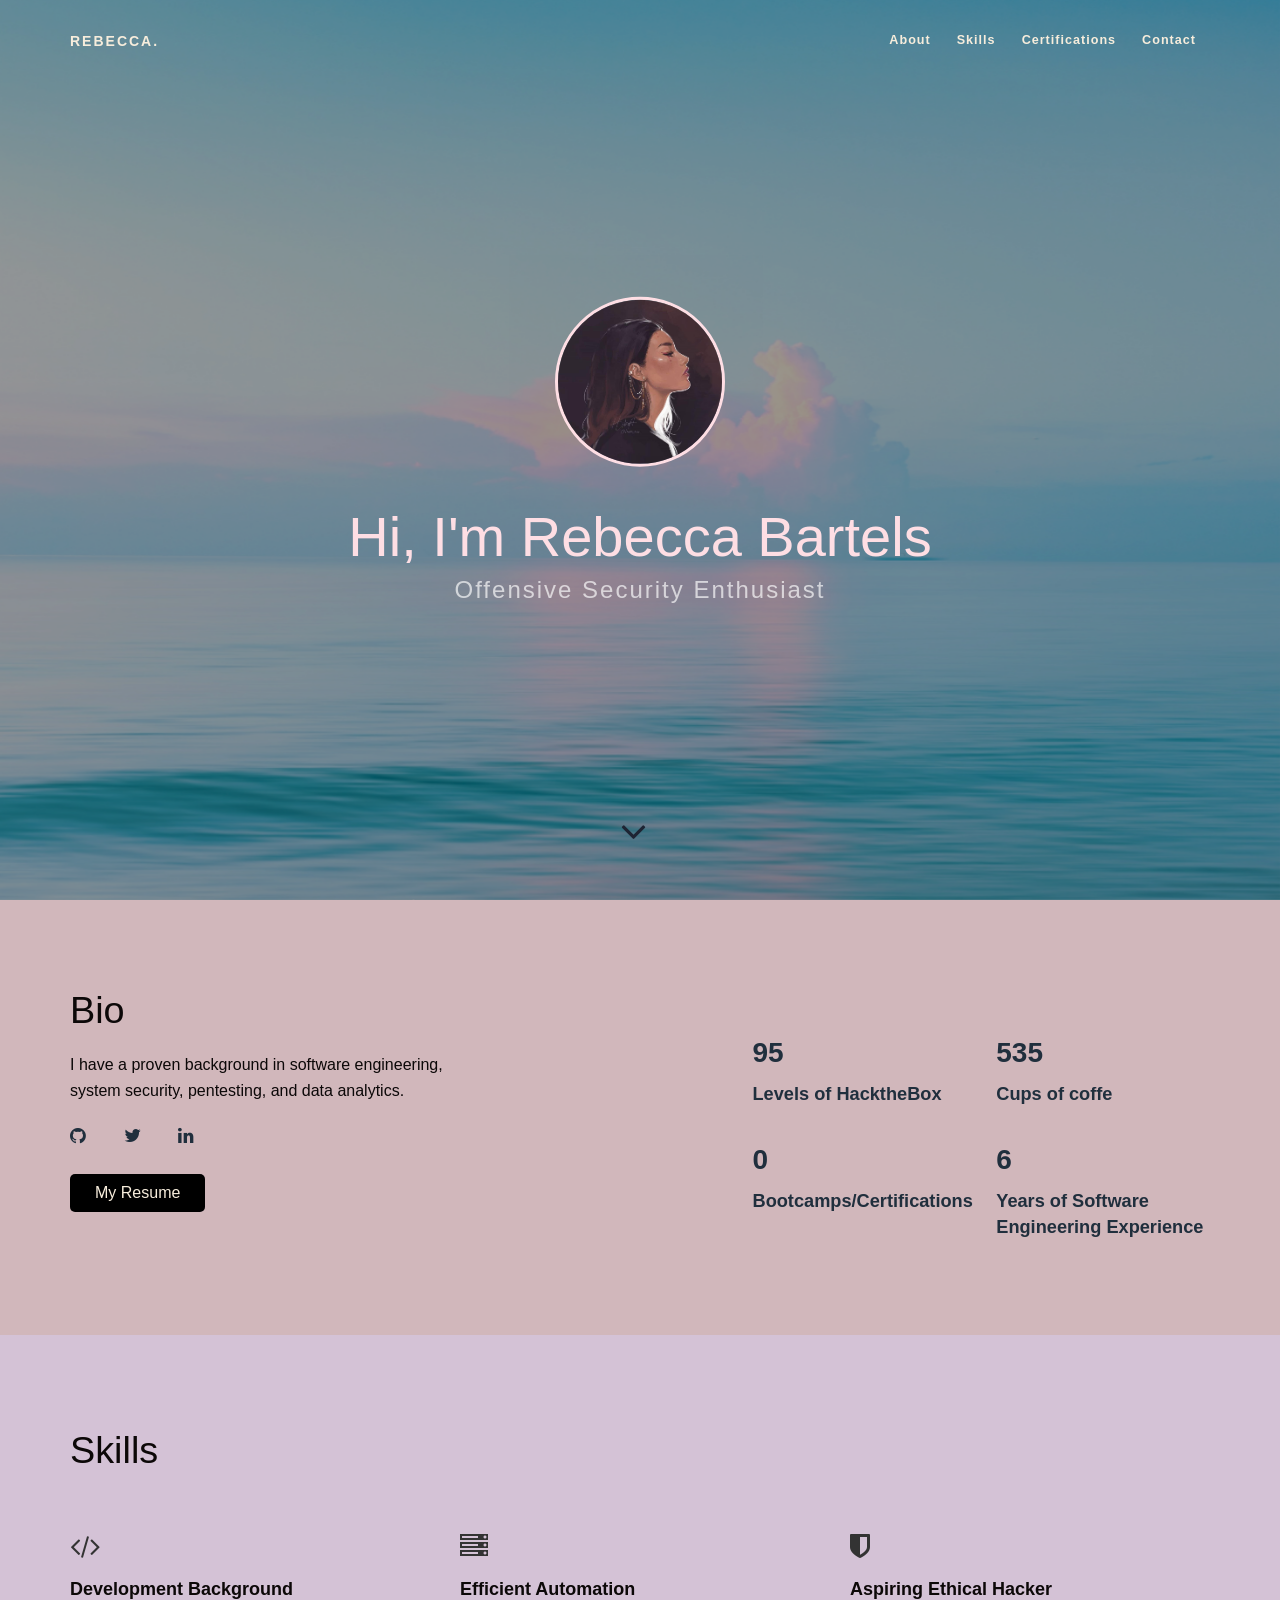
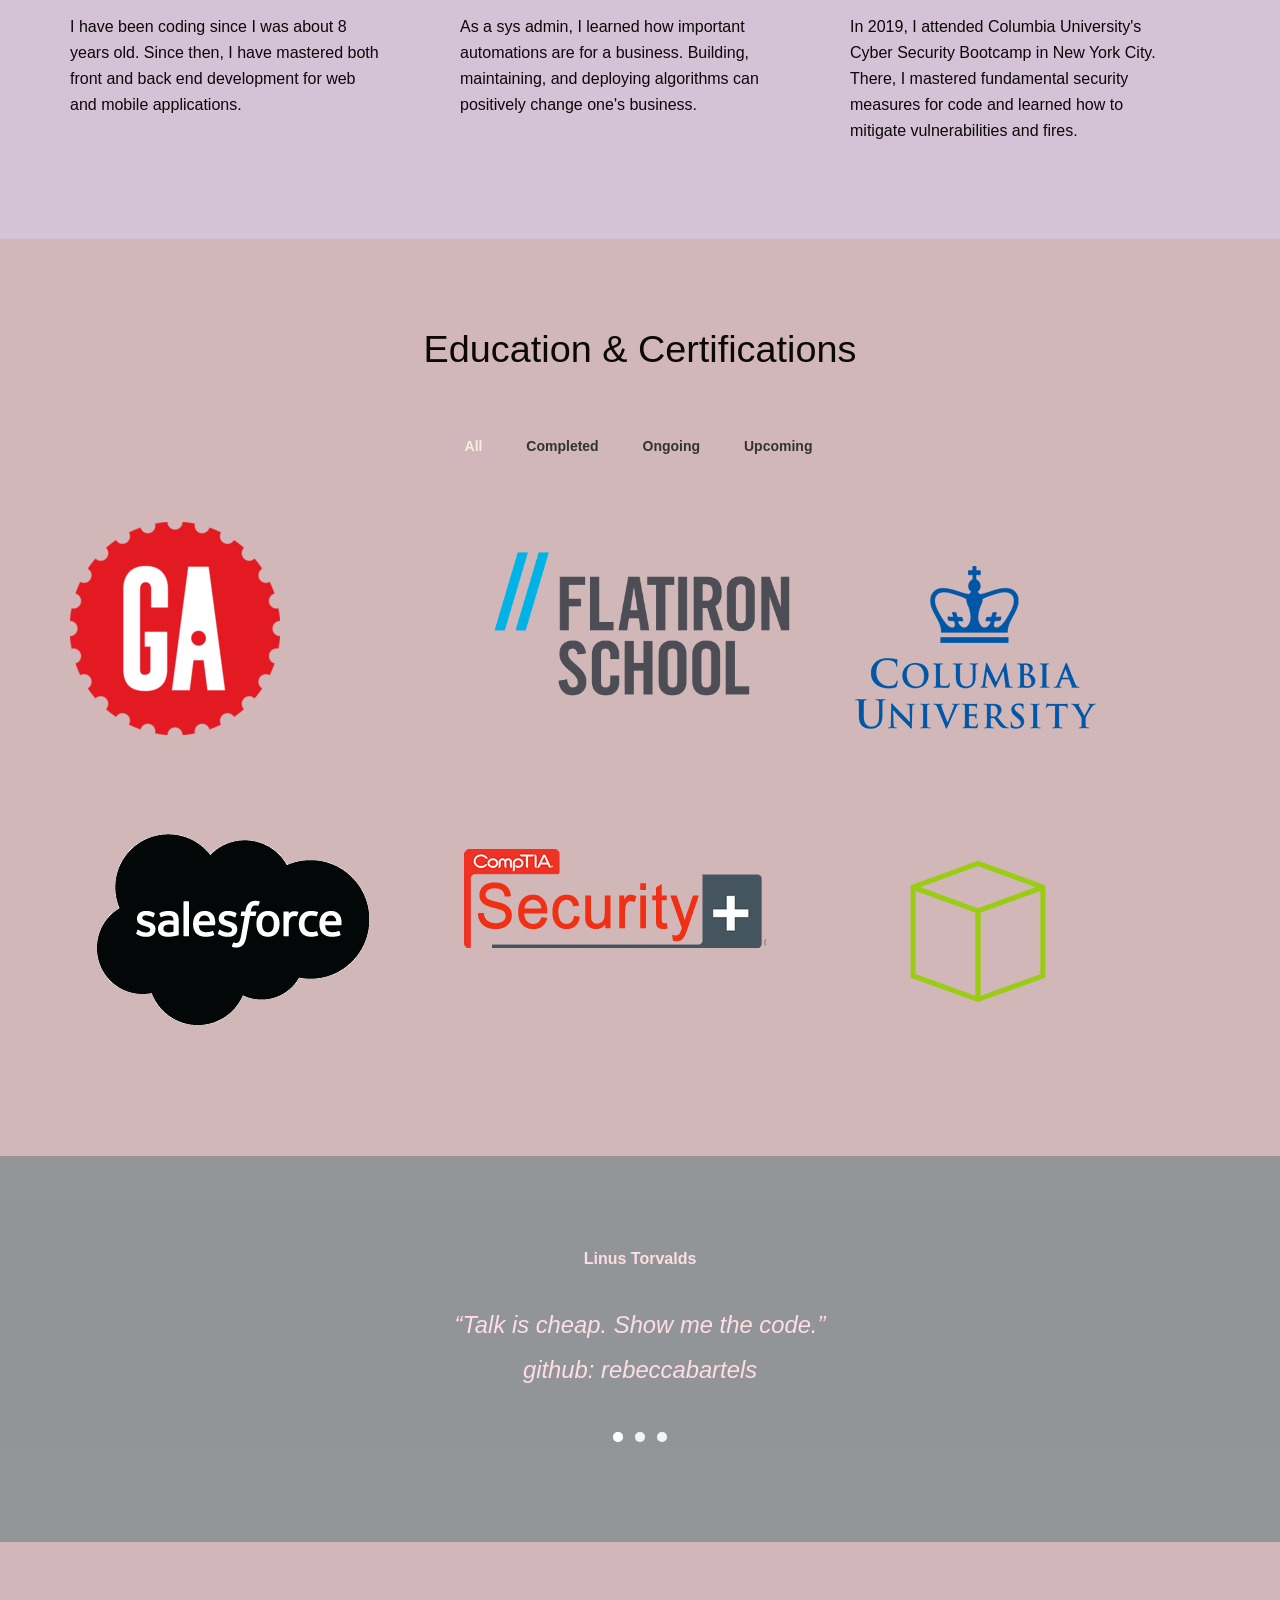
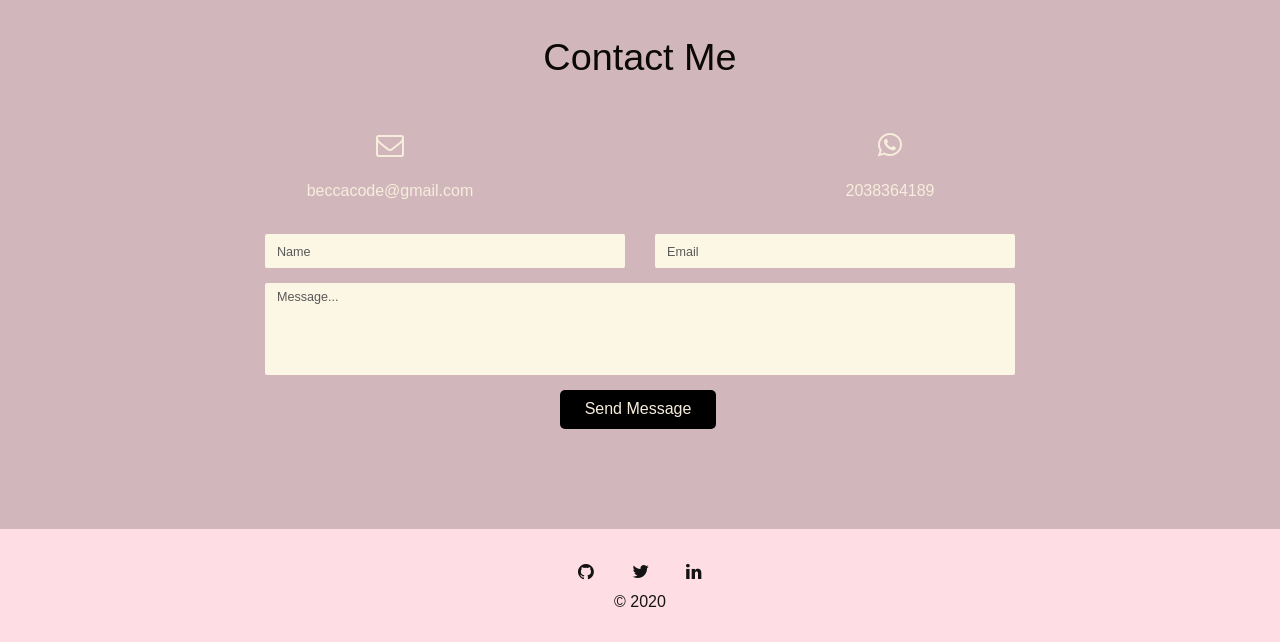
<file: index.html>
<!DOCTYPE html>


<!-- saved from url=(0024)https://rebeccabartels.github.io/ -->
<html lang="en"><head><meta http-equiv="Content-Type" content="text/html; charset=UTF-8">
	<!-- Global site tag (gtag.js) - Google Analytics -->
<script async src="https://www.googletagmanager.com/gtag/js?id=UA-155347973-1"></script>
	<script>
		window.dataLayer = window.dataLayer || [];
		function gtag(){dataLayer.push(arguments);}
		gtag('js', new Date());
		gtag('config', 'UA-155347973-1');
	</script>

	<!-- meta -->
	<meta charset="utf-8">
	<meta http-equiv="X-UA-Compatible" content="IE=edge">
	<meta name="viewport" content="width=device-width, initial-scale=1">
	<title>rebeccabartels- personal website</title>
	<!-- meta -->
	
	<meta http-equiv="X-UA-Compatible" content="IE=edge">
	<meta name="viewport" content="width=device-width, initial-scale=1">
	<title>rebeccabartels</title>

	<!-- tab img -->
	<link rel="icon" href="./ThatHackerGirl/favicon.ico" type="image/x-icon">
	<link rel="icon" href="./ThatHackerGirl/favicon.ico" type="image/x-icon">
	<link rel="icon" href="./ThatHackerGirl/favicon.ico">

	<!-- css plugin -->
	<link rel="stylesheet" href="./ThatHackerGirl/assets/css/bootstrap.min.css">
	<link rel="stylesheet" href="./ThatHackerGirl/assets/css/font-awesome.min.css">
	<link rel="stylesheet" href="./ThatHackerGirl/assets/css/magnific-popup.css">
	<link rel="stylesheet" href="./ThatHackerGirl/assets/css/flexslider.css">
	<link rel="stylesheet" href="./ThatHackerGirl/assets/css/aos.css">

	<!-- main css -->
	<link rel="stylesheet" href="./ThatHackerGirl/assets/css/style.css">
	<link rel="stylesheet" href="./ThatHackerGirl/assets/css/style-responsives.css">

	<!-- google fonts -->
	<link href="./ThatHackerGirl/assets/css/style.css" rel="stylesheet">

	<!--[if lt IE 9]>
      <script src="https://oss.maxcdn.com/html5shiv/3.7.3/html5shiv.min.js"></script>
      <script src="https://oss.maxcdn.com/respond/1.4.2/respond.min.js"></script>
    <![endif]-->
<style>@media print {#ghostery-purple-box {display:none !important}}</style>
</head>

<body data-aos-easing="ease" data-aos-duration="1200" data-aos-delay="0"><div style="position:fixed;top:0px;left:0px;width:0;height:0;" id="scrollzipPoint"></div>

	<!-- // PRELOADER BEGIN -->
	<div id="preloader" style="display: none;">
		<div id="status" style="display: none;">
			<div class="loader-revolve center">
				<span></span>
			</div>
		</div>
	</div>
	<!-- // PRELOADER END -->

	<!-- // NAVIGATION BEGIN -->
	<div id="navigation">
		<div class="container">
			<div class="row">
				<div class="col-sm-3">
					<div class="logo">
						<a class="smoth-scroll" href="https://thathackergirl.herokuapp.com/#home">Rebecca.</a>
					</div>
				</div>

				<div class="col-sm-9">
					<div class="navigation-menu">
						<div class="navbar">
							<div class="navbar-header">
								<button type="button" class="navbar-toggle" data-toggle="collapse" data-target=".navbar-collapse">
									<span class="sr-only">Toggle navigation</span>
									<span class="icon-bar"></span>
									<span class="icon-bar"></span>
									<span class="icon-bar"></span>
								</button>
							</div>

							<div class="navbar-collapse collapse">
								<ul class="nav navbar-nav navbar-right">
									<li><a class="smoth-scroll" href="https://thathackergirl.herokuapp.com/#about">About</a></li>
									<li><a class="smoth-scroll" href="https://thathackergirl.herokuapp.com/#services">Skills</a></li>
									<li><a class="smoth-scroll" href="https://thathackergirl.herokuapp.com/#portfolio">Certifications</a></li>
									<li><a class="smoth-scroll" href="https://thathackergirl.herokuapp.com/#contact">Contact</a></li>
								</ul>
							</div>
						</div>
					</div>
				</div>
			</div>
		</div>
	</div>
	<!-- // NAVIGATION END -->

	<!-- // HOME BEGIN -->
	<div id="home" class="home-bg" data-stellar-background-ratio="0.6" style="background-position: 0px 0px;">
		<div class="overlay">
			<div class="container">
				<div class="row">
					<div class="home-text">
						<div class="profile-pic aos-init aos-animate" data-aos="fade-zoom-in" data-aos-easing="ease-in-back" data-aos-delay="300" data-aos-offset="0">
							<img src="./ThatHackerGirl/avatar.png">
						</div>

						<div data-aos="fade-zoom-in" data-aos-easing="ease-in-back" data-aos-delay="300" data-aos-offset="0" class="aos-init aos-animate">
							<h1>Hi, I'm Rebecca Bartels</h1>
							<h3 id="text-rotator">
								<div style="display: none;">Offensive Security Enthusiast</div>
								<div style="display: none;">Software Engineer</div>
								<div style="display: block; opacity: 0.684062;">Data Analyist</div>
							</h3>
						</div>
					</div>
					<a class="smoth-scroll" href="https://thathackergirl.herokuapp.com/#about"><i class="fa fa-angle-down arrow lift"></i></a>
				</div>
			</div>
		</div>
	</div>
	<!-- // HOME END -->

	<!-- // ABOUT BEGIN -->
	<section id="about">
		<div class="container">
			<div class="row">
				<div class="description col-md-6 col-sm-4 col-xs-12">
					<h2>Bio</h2>
					<p>I have a proven background in software engineering,
					<br>system security, pentesting, and data analytics. 
					</p>

					<ul class="social-icons">
						<li><a href="https://github.com/rebeccabartels" target="_blank"><i class="fa fa-github"></i></a></li>
						<li><a href="https://twitter.com/thathackergirl" target="_blank"><i class="fa fa-twitter"></i></a></li>
						<li><a href="https://www.linkedin.com/in/rebecca-bartels-50665747/" target="_blank"><i class="fa fa-linkedin"></i></a></li>
					</ul>

					<p>
						<a href="rebeccabartels.github.io/Rebecca_Bartels_Resume.pdf" target="_blank" class="btn btn-dark with-arrow smoth-scroll">My Resume
							<i class="fa fa-download"></i>
						</a>
					</p>
				</div>

				<div class="facts col-md-5 col-sm-5 col-xs-12">
					<div class="row">

						<div class="col-md-6 col-sm-6 col-xs-6">
							<div class="count-item">
								<div class="numscroller scrollzip roller-title-number-1" data-slno="1" data-min="0" data-max="300" data-delay="10" data-increment="5">5</div>
								<div class="count-name-intro">Levels of HacktheBox</div>
							</div>
						</div>

						<div class="col-md-6 col-sm-6 col-xs-6">
							<div class="count-item">
								<div class="numscroller roller-title-number-2 scrollzip" data-slno="2" data-min="0" data-max="1500" data-delay="10" data-increment="5">1500</div>
								<div class="count-name-intro">Cups of coffe</div>
							</div>
						</div>

						<div class="col-md-6 col-sm-6 col-xs-6">
							<div class="count-item">
								<div class="numscroller roller-title-number-3 scrollzip" data-slno="3" data-min="0" data-max="2" data-delay="10" data-increment="5">4</div>
								<div class="count-name-intro">Bootcamps/Certifications</div>
							</div>
						</div>

						<div class="col-md-6 col-sm-6 col-xs-6">
							<div class="count-item">
								<div class="numscroller roller-title-number-4 scrollzip" data-slno="4" data-min="0" data-max="10" data-delay="1" data-increment="1">7</div>
								<div class="count-name-intro">Years of Software Engineering Experience</div>
							</div>
						</div>

					</div>
				</div>
			</div>
		</div>
	</section>
	<!-- // ABOUT END -->

	<!-- // SERVICES BEGIN -->
	<section id="services">
		<div class="container">
			<div class="row">
				<div class="col-md-12">
					<h2>Skills</h2>
				</div>

				<div class="col-md-12">
					<div class="row">

						<div class="col-md-4 col-sm-6">
							<div class="services-item">
								<i class="fa fa-code fa-2x"></i>
								<h4>Development Background</h4>
								<p>I  have been coding since I was about 8 years old.  Since then, I have mastered both front and back end development for web and mobile applications.</p>
							</div>
						</div>

						<div class="col-md-4 col-sm-6">
							<div class="services-item">
								<i class="fa fa-server fa-2x"></i>
								<h4>Efficient Automation</h4>
								<p>As a sys admin, I learned how important automations are for a business. Building, maintaining, and deploying algorithms can positively change one's business.</p>
							</div>
						</div>

						<div class="col-md-4 col-sm-6">
							<div class="services-item">
								<i class="fa fa-shield fa-2x"></i>
								<h4>Aspiring Ethical Hacker</h4>
								<p>In 2019, I attended Columbia University's Cyber Security Bootcamp in New York City.  There, I mastered fundamental security measures for code and learned how to mitigate vulnerabilities and fires.</p>
							</div>
						</div>
					</div>
				</div>
			</div>
		</div>
	</section>
	<!-- // SERVICES END -->

	<!-- // PORTFOLIO BEGIN -->
	<section id="portfolio">
		<div class="container">
			<div class="row">
				<div data-aos="fade-up" class="aos-init">
					<div class="col-md-12 text-center">
						<h2>Education & Certifications</h2>
					</div>

					<div class="col-md-12 col-sm-12">
						<div class="filter-btn col-md-12 text-center">
							<div class="filter active" data-filter="all">All</div>
							<div class="filter" data-filter=".completed">Completed</div>
							<div class="filter" data-filter=".ongoing">Ongoing</div>
							<div class="filter lst-cld" data-filter=".upcoming">Upcoming</div>
						</div>

						<div id="port-image" class="container">
							<div class="row">

								<div class="completed grid mix col-md-4 col-sm-6 col-xs-12" style="display: inline-block;">
									<a href="https://aws.amazon.com/certification/certified-cloud-practitioner/" target="_blank">
										<figure class="port-desc">
											<img src="./ThatHackerGirl/certificate-1.png" class="img-responsive" alt="Work 1">
											<figcaption>
												<h4>Web Development</h4>
												<h5>Completed</h5>
											</figcaption>
										</figure>
									</a>
								</div>

								<div class="completed grid mix col-md-4 col-sm-6 col-xs-12" style="display: inline-block;">
									<a href="https://flatironschool.com/" target="_blank">
										<figure class="port-desc">
											<img src="./ThatHackerGirl/certificate-2.png" class="img-responsive" alt="Work 2">
											<figcaption>
												<h4>iOS Development</h4>
												<h5>Completed</h5>
											</figcaption>
										</figure>
									</a>
								</div>

								<div class="ongoing grid mix col-md-4 col-sm-6 col-xs-12" style="display: inline-block;">
									<a href="https://aws.amazon.com/certification/certified-sysops-admin-associate/" target="_blank">
										<figure class="port-desc">
											<img src="./ThatHackerGirl/certificate-3.png" class="img-responsive" alt="Work 3">
											<figcaption>
												<h4>Cybersecurity & Ethical Hacking Bootcamp</h4>
												<h5>Completed</h5>
											</figcaption>
										</figure>
									</a>
								</div>

								<div class="completed grid mix col-md-4 col-sm-6 col-xs-12" style="display: inline-block;">
									<a href="https://aws.amazon.com/certification/certified-solutions-architect-professional/" target="_blank">
										<figure class="port-desc">
											<img src="./ThatHackerGirl/certificate-4.png" class="img-responsive" alt="Work 4">
											<figcaption>
												<h4>Salesforce Administration Certification Course I</h4>
												<h5>Completed</h5>
											</figcaption>
										</figure>
									</a>
								</div>

								<div class="upcoming grid mix col-md-4 col-sm-6 col-xs-12" style="display: inline-block;">
									<a href="https://aws.amazon.com/certification/certified-devops-engineer-professional/" target="_blank">
										<figure class="port-desc">
											<img src="./ThatHackerGirl/certificate-5.png" class="img-responsive" alt="Work 5">
											<figcaption>
												<h4>Security Plus +</h4>
												<h5>Upcoming</h5>
											</figcaption>
										</figure>
									</a>
								</div>

								<div class="ongoing grid mix col-md-4 col-sm-6 col-xs-12" style="display: inline-block;">
									<a href="./ThatHackerGirl/certificate-6.png" class="image-popup">
										<figure class="port-desc">
											<img src="./ThatHackerGirl/certificate-6.png" class="img-responsive" alt="Work 6">
											<figcaption>
												<h4>HacktheBoxEU</h4>
												<h5>Lessons/Bounties Completed</h5>
											</figcaption>
										</figure>
									</a>
								</div>

							</div>
						</div>
					</div>
				</div>
			</div>
		</div>
	</section>
	<!-- // PORTFOLIO END -->

	<!-- // TESTIMONIAL BEGIN -->
	<section id="testimonial" class="testimonial-slider text-center">
		<div class="overlay"></div>
		<div class="container">
			<div class="row">
				<div class="col-md-12">
					<div class="flexslider">
						<ul class="slides">

							<li class="" style="width: 100%; float: left; margin-right: -100%; position: relative; opacity: 0; display: block; z-index: 1;">
								<p class="author">Linus Torvalds</p>
								<h2>“Talk is cheap. Show me the code.” <br> github: rebeccabartels </h2>
							</li>

							<li style="width: 100%; float: left; margin-right: -100%; position: relative; opacity: 0; display: block; z-index: 1;" class="">
								<!-- <p class="author">Unknown</p> -->
								<h2>“Servers? Where we’re going we don’t need servers.”</h2>
							</li>

							<li style="width: 100%; float: left; margin-right: -100%; position: relative; opacity: 1; display: block; z-index: 2;" class="flex-active-slide">
								<p class="author">Stephen Hawking</p>
								<h2>“I am just a child who has never grown up. I still keep asking these 'how' and 'why' questions. Occasionally, I find an answer.”</h2>
							</li>

						</ul>
					<ol class="flex-control-nav flex-control-paging"><li><a class="">1</a></li><li><a class="">2</a></li><li><a class="flex-active">3</a></li></ol></div>
				</div>
			</div>
		</div>
	</section>
	<!-- // TESTIMONIAL END -->

	<!-- // CONTACT BEGIN -->
	<section id="contact">
		<div class="container text-center">
			<div class="row">
				<div class="col-md-12 text-center">
					<h2>Contact Me</h2>
				</div>

				<div class="address-icons col-md-8 col-md-offset-2">
					<div class="col-md-4 col-sm-4">
						<i class="fa fa-envelope-o fa-2x"></i>
						<p>beccacode@gmail.com</p>
					</div>

					<div class="col-md-4 col-sm-4">
						<!-- <i class="fa fa-map-marker fa-2x"></i>
						<p>Banguntapan,
							<br> Yogyakarta, ID 55198
						</p> -->
					</div>

					<div class="col-md-4 col-sm-4">
						<i class="fa fa-whatsapp fa-2x"></i>
						<p>2038364189</p>
					</div>
					<div class="clearfix"></div>
				</div>

				<div class="col-md-8 col-md-offset-2">
					<!-- changes your email domain in mailer.php (assets/php/) -->
					<form id="ajax-contact" name="contact" method="post" action="https://thathackergirl.herokuapp.com/ThatHackerGirl/assets/php/mailer.php">  
						
						<div class="row">
							<div class="col-md-6 col-sm-6">
								<div class="form-group">
									<input type="text" name="name" id="name" class="form-control" placeholder="Name" required="">
									<p class="help-block text-danger"></p>
								</div>
							</div>
							<div class="col-md-6 col-sm-6">
								<div class="form-group">
									<input type="email" name="email" id="email" class="form-control" placeholder="Email" required="">
									<p class="help-block text-danger"></p>
								</div>
							</div>
						</div>
						<div class="form-group">
							<textarea name="message" id="message" class="form-control" rows="4" placeholder="Message..." required=""></textarea>
							<p class="help-block text-danger"></p>
						</div>
						<div class="col-md-12 col-xs-12">
							<button id="submit" type="submit" name="submit" class="btn btn-dark">Send Message</button>
						</div>
						<div id="form-messages" class="col-md-12 col-xs-12"></div>
					</form>
				</div>
			</div>
		</div>
	</section>
	<!-- // CONTACT END-->

	<!-- // FOOTER BEGIN -->
	<footer id="footer">
		<div class="container">
			<div class="col-md-12 text-center">
				<ul class="social-icons-footer">
					<li><a href="https://github.com/rebeccabartels/" target="_blank"><i class="fa fa-github"></i></a></li>
					<li><a href="https://twitter.com/thathackergirl" target="_blank"><i class="fa fa-twitter"></i></a></li>
					<li><a href="https://www.linkedin.com/in/rebecca-bartels-50665747/" target="_blank"><i class="fa fa-linkedin"></i></a></li>
			</ul>

				<p>© 2020</p>
			</div>
		</div>
	</footer>
	<!-- // FOOTER END -->




	<!-- js plugin -->
	<script src="./ThatHackerGirl/jquery.js"></script>
	<script src="./ThatHackerGirl/bootstrap.min.js"></script>
	<script src="./ThatHackerGirl/jquery.stellar.min.js"></script>
	<script src="./ThatHackerGirl/text-rotate.js"></script>
	<script src="./ThatHackerGirl/numscroller.js"></script>
	<script src="./ThatHackerGirl/jquery.appear.js"></script>
	<script src="./ThatHackerGirl/progress-bar.min.js"></script>
	<script src="./ThatHackerGirl/jquery.mixitup.js"></script>
	<script src="./ThatHackerGirl/jquery.magnific-popup.min.js"></script>
	<script src="./ThatHackerGirl/magnific-popup-options.js"></script>
	<script src="./ThatHackerGirl/jquery.flexslider-min.js"></script>
	<script src="./ThatHackerGirl/aos.js"></script>
	<script src="./ThatHackerGirl/app.js"></script>

	<!-- main js -->
	<script src="./ThatHackerGirl/main.js"></script>


</body></html>
</file>
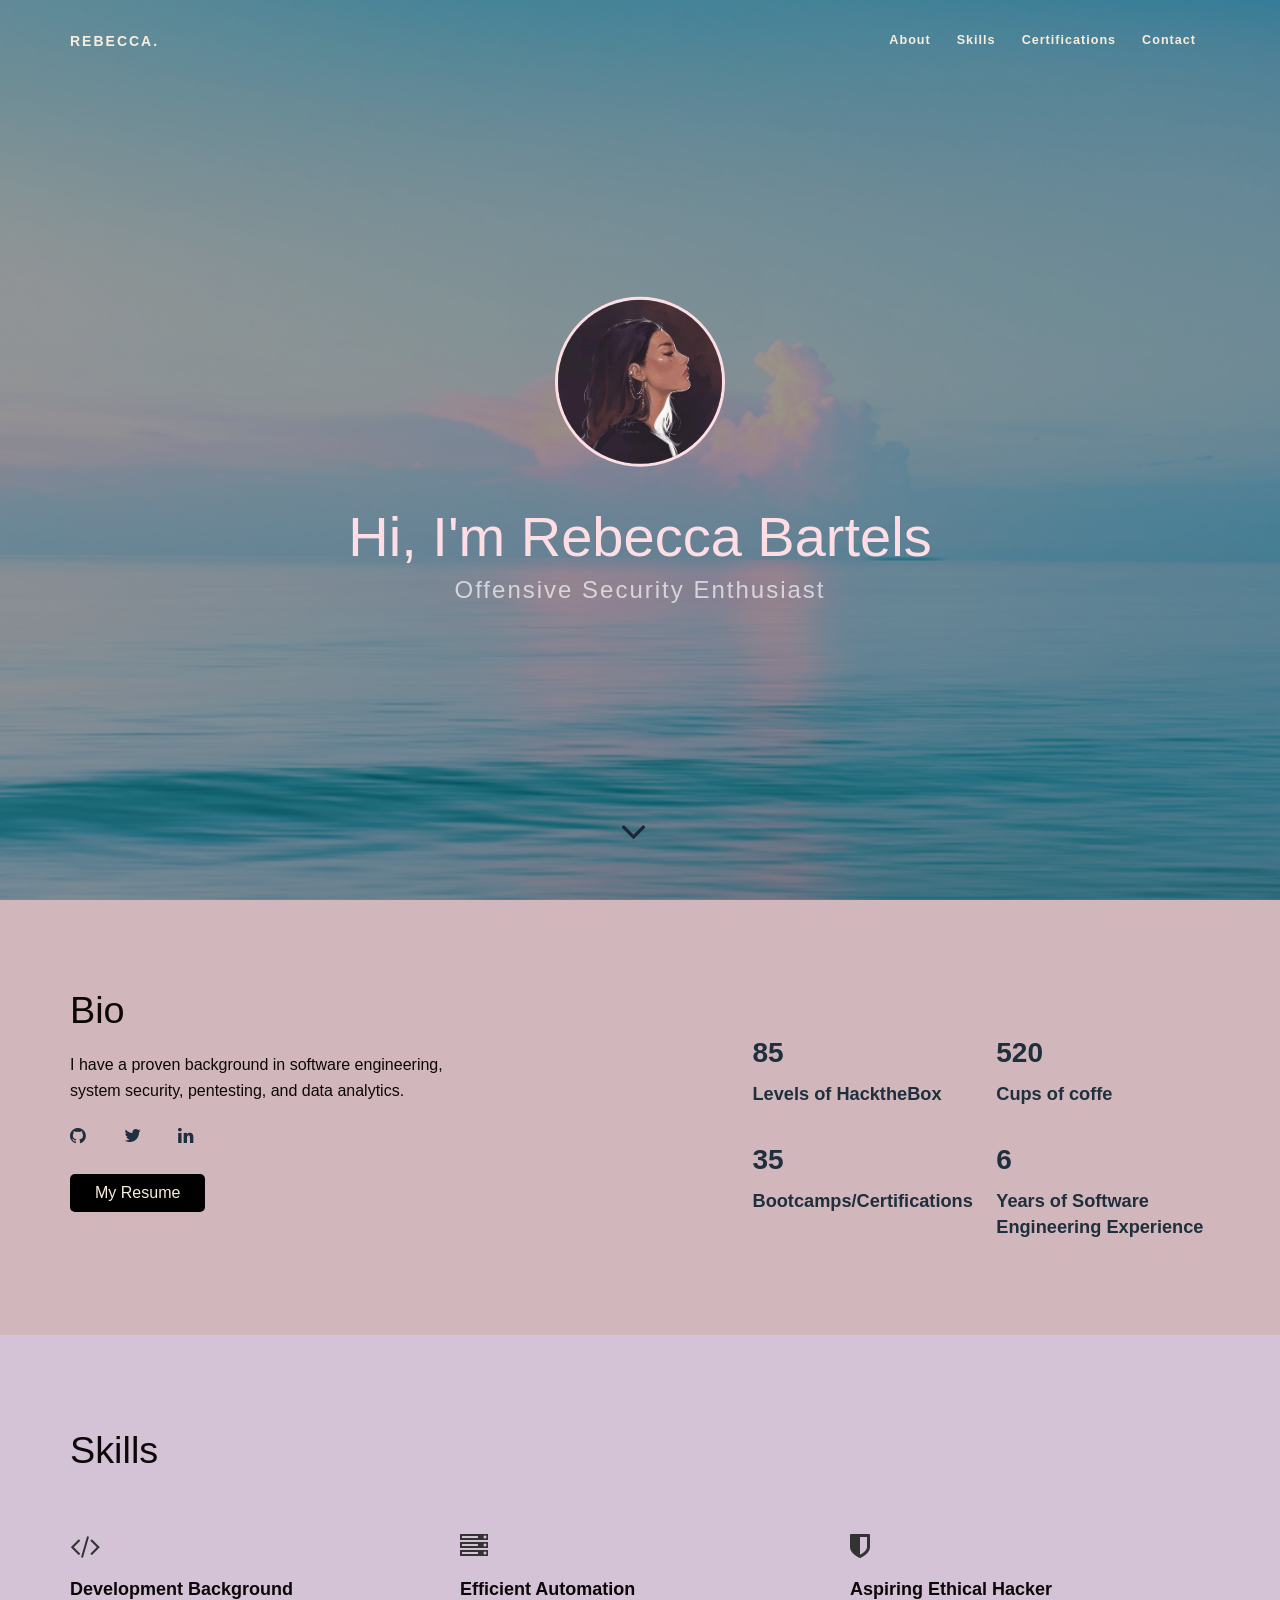
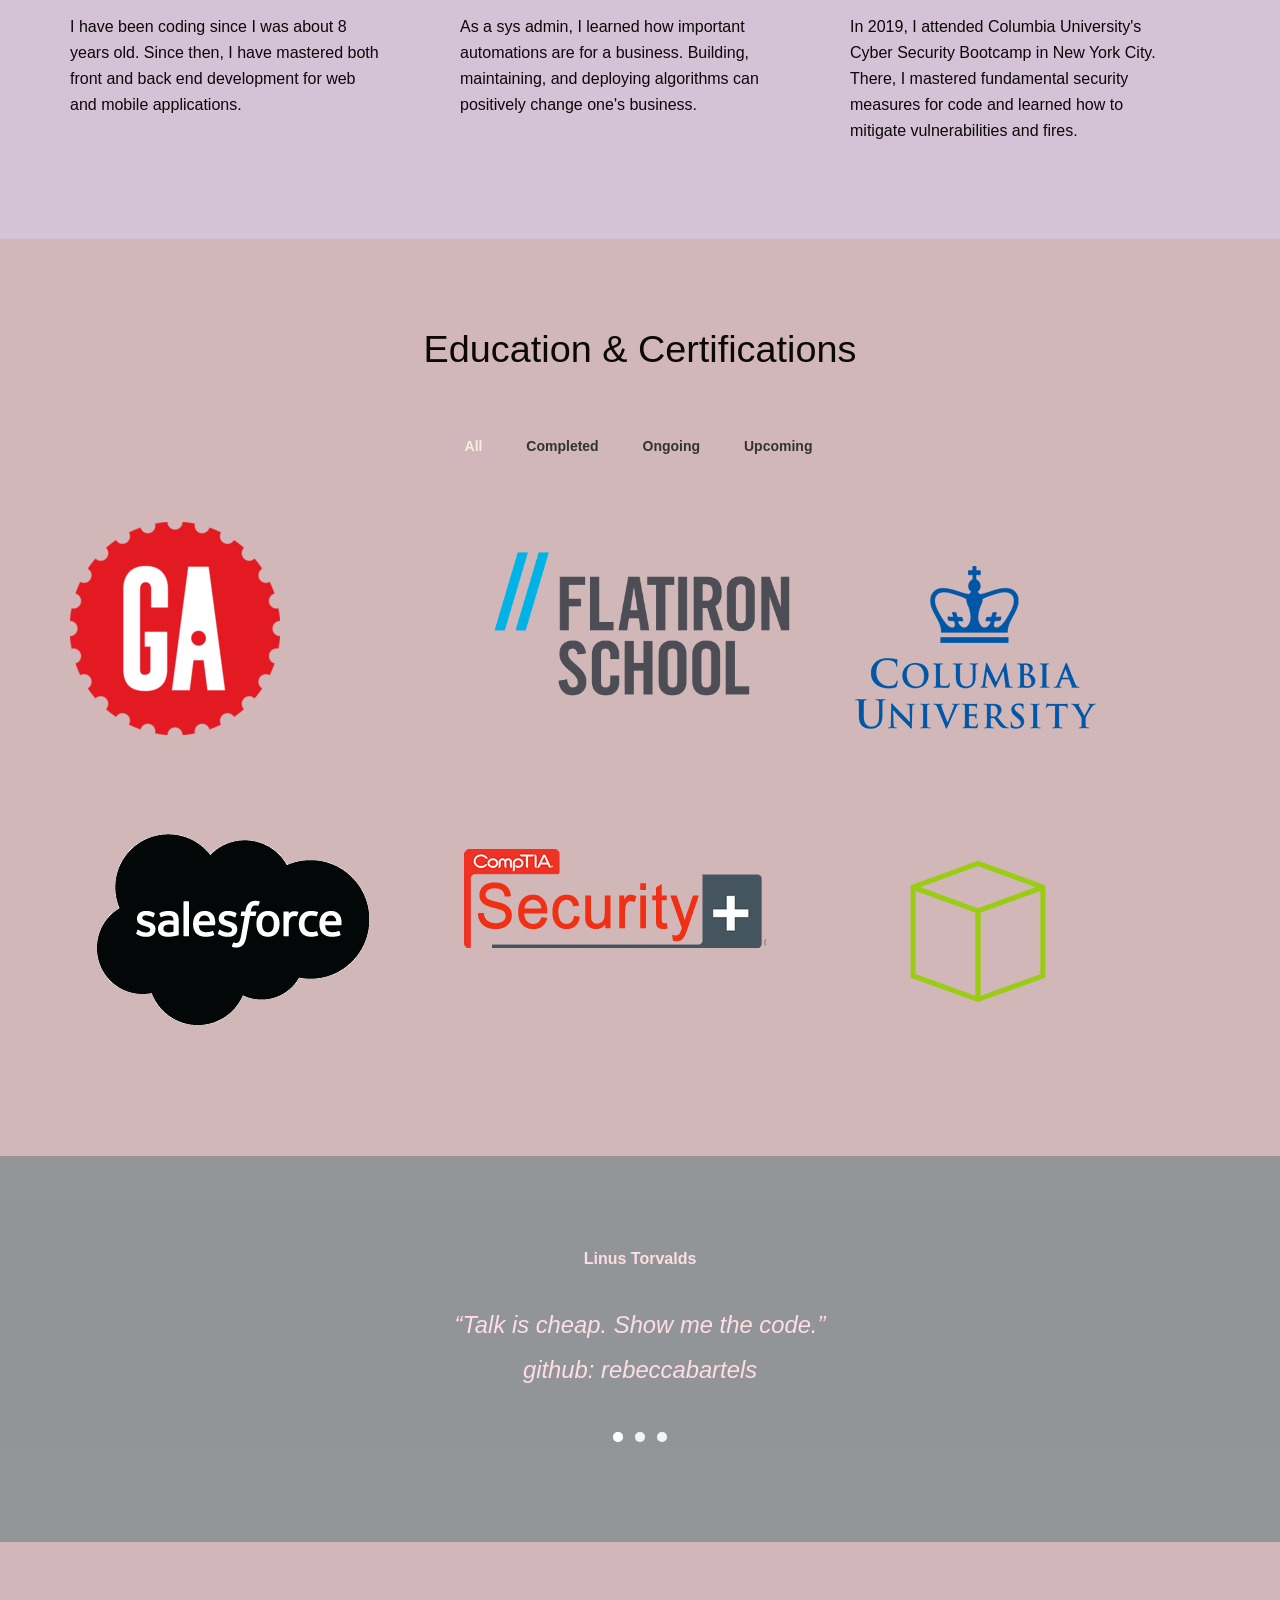
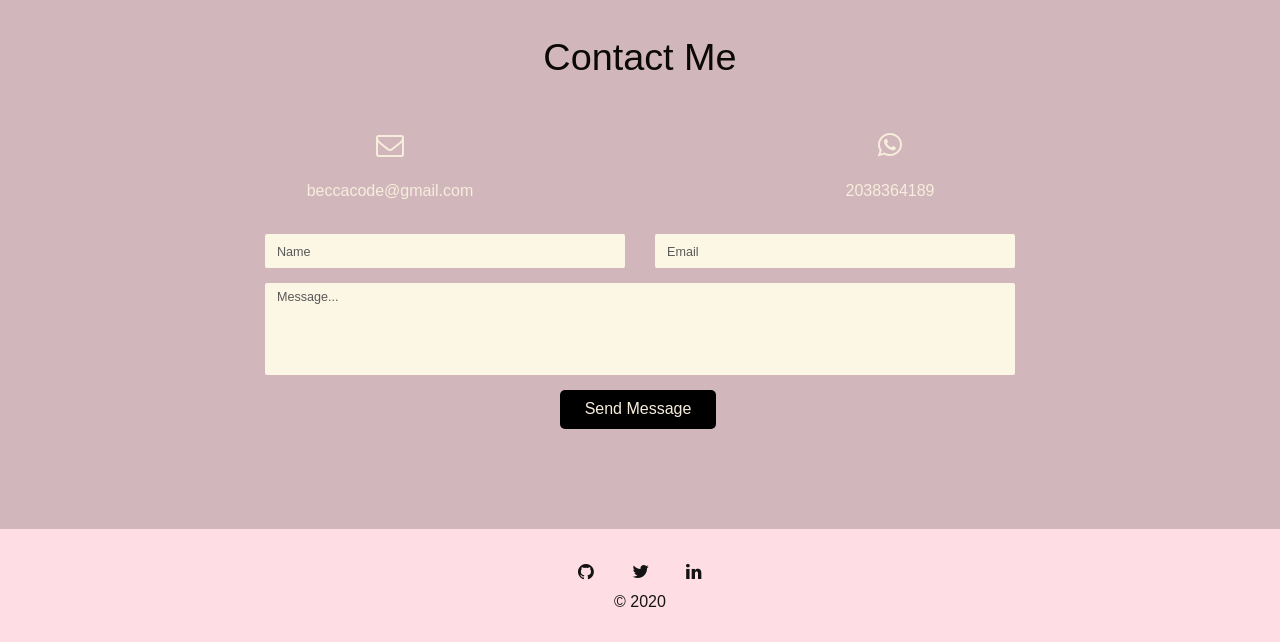
<file: ThatHackerGirl/index.html>
<!DOCTYPE html>
<!-- saved from url=(0024)https://rebeccabartels.github.io/ -->
<html lang="en"><head><meta http-equiv="Content-Type" content="text/html; charset=UTF-8">
	<!-- Global site tag (gtag.js) - Google Analytics -->
	<script type="text/javascript" async="" src="./ThatHackerGirl/analytics.js"></script><script async="" src="./ThatHackerGirl/js"></script>
	<script>
		window.dataLayer = window.dataLayer || [];
		function gtag(){dataLayer.push(arguments);}
		gtag('js', new Date());
		gtag('config', 'UA-155347973-1');
	</script>
	<!-- meta -->
	
	<meta http-equiv="X-UA-Compatible" content="IE=edge">
	<meta name="viewport" content="width=device-width, initial-scale=1">
	<title>Rebecca Bartelssssss - @ThatHackerGirl</title>

	<!-- tab img -->
	<link rel="icon" href="./ThatHackerGirl/favicon.ico" type="image/x-icon">
	<link rel="icon" href="./ThatHackerGirl/favicon.ico" type="image/x-icon">
	<link rel="icon" href="./ThatHackerGirl/favicon.ico">

	<!-- css plugin -->
	<link rel="stylesheet" href="./ThatHackerGirl/assets/css/bootstrap.min.css">
	<link rel="stylesheet" href="./ThatHackerGirl/assets/css/font-awesome.min.css">
	<link rel="stylesheet" href="./ThatHackerGirl/assets/css/magnific-popup.css">
	<link rel="stylesheet" href="./ThatHackerGirl/assets/css/flexslider.css">
	<link rel="stylesheet" href="./ThatHackerGirl/assets/css/aos.css">

	<!-- main css -->
	<link rel="stylesheet" href="./ThatHackerGirl/assets/css/style.css">
	<link rel="stylesheet" href="./ThatHackerGirl/assets/css/style-responsives.css">

	<!-- google fonts -->
	<link href="./ThatHackerGirl/assets/css/style.css" rel="stylesheet">

	<!--[if lt IE 9]>
      <script src="https://oss.maxcdn.com/html5shiv/3.7.3/html5shiv.min.js"></script>
      <script src="https://oss.maxcdn.com/respond/1.4.2/respond.min.js"></script>
    <![endif]-->
<style>@media print {#ghostery-purple-box {display:none !important}}</style>
</head>

<body data-aos-easing="ease" data-aos-duration="1200" data-aos-delay="0"><div style="position:fixed;top:0px;left:0px;width:0;height:0;" id="scrollzipPoint"></div>

	<!-- // PRELOADER BEGIN -->
	<div id="preloader" style="display: none;">
		<div id="status" style="display: none;">
			<div class="loader-revolve center">
				<span></span>
			</div>
		</div>
	</div>
	<!-- // PRELOADER END -->

	<!-- // NAVIGATION BEGIN -->
	<div id="navigation">
		<div class="container">
			<div class="row">
				<div class="col-sm-3">
					<div class="logo">
						<a class="smoth-scroll" href="https://rebeccabartels.github.io/#home">Rebecca.</a>
					</div>
				</div>

				<div class="col-sm-9">
					<div class="navigation-menu">
						<div class="navbar">
							<div class="navbar-header">
								<button type="button" class="navbar-toggle" data-toggle="collapse" data-target=".navbar-collapse">
									<span class="sr-only">Toggle navigation</span>
									<span class="icon-bar"></span>
									<span class="icon-bar"></span>
									<span class="icon-bar"></span>
								</button>
							</div>

							<div class="navbar-collapse collapse">
								<ul class="nav navbar-nav navbar-right">
									<li><a class="smoth-scroll" href="https://rebeccabartels.github.io/#about">About</a></li>
									<li><a class="smoth-scroll" href="https://rebeccabartels.github.io/#services">Skills</a></li>
									<li><a class="smoth-scroll" href="https://rebeccabartels.github.io/#portfolio">Certifications</a></li>
									<li><a class="smoth-scroll" href="https://rebeccabartels.github.io/#contact">Contact</a></li>
								</ul>
							</div>
						</div>
					</div>
				</div>
			</div>
		</div>
	</div>
	<!-- // NAVIGATION END -->

	<!-- // HOME BEGIN -->
	<div id="home" class="home-bg" data-stellar-background-ratio="0.6" style="background-position: 0px 0px;">
		<div class="overlay">
			<div class="container">
				<div class="row">
					<div class="home-text">
						<div class="profile-pic aos-init aos-animate" data-aos="fade-zoom-in" data-aos-easing="ease-in-back" data-aos-delay="300" data-aos-offset="0">
							<img src="./ThatHackerGirl/avatar.png">
						</div>

						<div data-aos="fade-zoom-in" data-aos-easing="ease-in-back" data-aos-delay="300" data-aos-offset="0" class="aos-init aos-animate">
							<h1>Hi, I'm Rebecca Bartels</h1>
							<h3 id="text-rotator">
								<div style="display: none;">Offensive Security Enthusiast</div>
								<div style="display: none;">Software Engineer</div>
								<div style="display: block; opacity: 0.684062;">Data Analyist</div>
							</h3>
						</div>
					</div>
					<a class="smoth-scroll" href="https://rebeccabartels.github.io/#about"><i class="fa fa-angle-down arrow lift"></i></a>
				</div>
			</div>
		</div>
	</div>
	<!-- // HOME END -->

	<!-- // ABOUT BEGIN -->
	<section id="about">
		<div class="container">
			<div class="row">
				<div class="description col-md-6 col-sm-4 col-xs-12">
					<h2>Bio</h2>
					<p>I have a proven background in software engineering,
					<br>system security, pentesting, and data analytics. 
					</p>

					<ul class="social-icons">
						<li><a href="https://github.com/rebeccabartels" target="_blank"><i class="fa fa-github"></i></a></li>
						<li><a href="https://twitter.com/thathackergirl" target="_blank"><i class="fa fa-twitter"></i></a></li>
						<li><a href="https://www.linkedin.com/in/rebecca-bartels-50665747/" target="_blank"><i class="fa fa-linkedin"></i></a></li>
					</ul>

					<p>
						<a href="rebeccabartels.github.io/Rebecca_Bartels_Resume.pdf" target="_blank" class="btn btn-dark with-arrow smoth-scroll">My Resume
							<i class="fa fa-download"></i>
						</a>
					</p>
				</div>

				<div class="facts col-md-5 col-sm-5 col-xs-12">
					<div class="row">

						<div class="col-md-6 col-sm-6 col-xs-6">
							<div class="count-item">
								<div class="numscroller scrollzip roller-title-number-1" data-slno="1" data-min="0" data-max="300" data-delay="10" data-increment="5">5</div>
								<div class="count-name-intro">Levels of HacktheBox</div>
							</div>
						</div>

						<div class="col-md-6 col-sm-6 col-xs-6">
							<div class="count-item">
								<div class="numscroller roller-title-number-2 scrollzip" data-slno="2" data-min="0" data-max="1500" data-delay="10" data-increment="5">1500</div>
								<div class="count-name-intro">Cups of coffe</div>
							</div>
						</div>

						<div class="col-md-6 col-sm-6 col-xs-6">
							<div class="count-item">
								<div class="numscroller roller-title-number-3 scrollzip" data-slno="3" data-min="0" data-max="120" data-delay="10" data-increment="5">4</div>
								<div class="count-name-intro">Bootcamps/Certifications</div>
							</div>
						</div>

						<div class="col-md-6 col-sm-6 col-xs-6">
							<div class="count-item">
								<div class="numscroller roller-title-number-4 scrollzip" data-slno="4" data-min="0" data-max="10" data-delay="1" data-increment="1">7</div>
								<div class="count-name-intro">Years of Software Engineering Experience</div>
							</div>
						</div>

					</div>
				</div>
			</div>
		</div>
	</section>
	<!-- // ABOUT END -->

	<!-- // SERVICES BEGIN -->
	<section id="services">
		<div class="container">
			<div class="row">
				<div class="col-md-12">
					<h2>Skills</h2>
				</div>

				<div class="col-md-12">
					<div class="row">

						<div class="col-md-4 col-sm-6">
							<div class="services-item">
								<i class="fa fa-code fa-2x"></i>
								<h4>Development Background</h4>
								<p>I  have been coding since I was about 8 years old.  Since then, I have mastered both front and back end development for web and mobile applications.</p>
							</div>
						</div>

						<div class="col-md-4 col-sm-6">
							<div class="services-item">
								<i class="fa fa-server fa-2x"></i>
								<h4>Efficient Automation</h4>
								<p>As a sys admin, I learned how important automations are for a business. Building, maintaining, and deploying algorithms can positively change one's business.</p>
							</div>
						</div>

						<div class="col-md-4 col-sm-6">
							<div class="services-item">
								<i class="fa fa-shield fa-2x"></i>
								<h4>Aspiring Ethical Hacker</h4>
								<p>In 2019, I attended Columbia University's Cyber Security Bootcamp in New York City.  There, I mastered fundamental security measures for code and learned how to mitigate vulnerabilities and fires.</p>
							</div>
						</div>
					</div>
				</div>
			</div>
		</div>
	</section>
	<!-- // SERVICES END -->

	<!-- // PORTFOLIO BEGIN -->
	<section id="portfolio">
		<div class="container">
			<div class="row">
				<div data-aos="fade-up" class="aos-init">
					<div class="col-md-12 text-center">
						<h2>Education & Certifications</h2>
					</div>

					<div class="col-md-12 col-sm-12">
						<div class="filter-btn col-md-12 text-center">
							<div class="filter active" data-filter="all">All</div>
							<div class="filter" data-filter=".completed">Completed</div>
							<div class="filter" data-filter=".ongoing">Ongoing</div>
							<div class="filter lst-cld" data-filter=".upcoming">Upcoming</div>
						</div>

						<div id="port-image" class="container">
							<div class="row">

								<div class="completed grid mix col-md-4 col-sm-6 col-xs-12" style="display: inline-block;">
									<a href="https://aws.amazon.com/certification/certified-cloud-practitioner/" target="_blank">
										<figure class="port-desc">
											<img src="./ThatHackerGirl/certificate-1.png" class="img-responsive" alt="Work 1">
											<figcaption>
												<h4>Web Development</h4>
												<h5>Completed</h5>
											</figcaption>
										</figure>
									</a>
								</div>

								<div class="completed grid mix col-md-4 col-sm-6 col-xs-12" style="display: inline-block;">
									<a href="https://flatironschool.com/" target="_blank">
										<figure class="port-desc">
											<img src="./ThatHackerGirl/certificate-2.png" class="img-responsive" alt="Work 2">
											<figcaption>
												<h4>iOS Development</h4>
												<h5>Completed</h5>
											</figcaption>
										</figure>
									</a>
								</div>

								<div class="ongoing grid mix col-md-4 col-sm-6 col-xs-12" style="display: inline-block;">
									<a href="https://aws.amazon.com/certification/certified-sysops-admin-associate/" target="_blank">
										<figure class="port-desc">
											<img src="./ThatHackerGirl/certificate-3.png" class="img-responsive" alt="Work 3">
											<figcaption>
												<h4>Cybersecurity & Ethical Hacking Bootcamp</h4>
												<h5>Completed</h5>
											</figcaption>
										</figure>
									</a>
								</div>

								<div class="completed grid mix col-md-4 col-sm-6 col-xs-12" style="display: inline-block;">
									<a href="https://aws.amazon.com/certification/certified-solutions-architect-professional/" target="_blank">
										<figure class="port-desc">
											<img src="./ThatHackerGirl/certificate-4.png" class="img-responsive" alt="Work 4">
											<figcaption>
												<h4>Salesforce Administration Certification Course I</h4>
												<h5>Completed</h5>
											</figcaption>
										</figure>
									</a>
								</div>

								<div class="upcoming grid mix col-md-4 col-sm-6 col-xs-12" style="display: inline-block;">
									<a href="https://aws.amazon.com/certification/certified-devops-engineer-professional/" target="_blank">
										<figure class="port-desc">
											<img src="./ThatHackerGirl/certificate-5.png" class="img-responsive" alt="Work 5">
											<figcaption>
												<h4>Security Plus +</h4>
												<h5>Upcoming</h5>
											</figcaption>
										</figure>
									</a>
								</div>

								<div class="ongoing grid mix col-md-4 col-sm-6 col-xs-12" style="display: inline-block;">
									<a href="./ThatHackerGirl/certificate-6.png" class="image-popup">
										<figure class="port-desc">
											<img src="./ThatHackerGirl/certificate-6.png" class="img-responsive" alt="Work 6">
											<figcaption>
												<h4>HacktheBoxEU</h4>
												<h5>Lessons/Bounties Completed</h5>
											</figcaption>
										</figure>
									</a>
								</div>

							</div>
						</div>
					</div>
				</div>
			</div>
		</div>
	</section>
	<!-- // PORTFOLIO END -->

	<!-- // TESTIMONIAL BEGIN -->
	<section id="testimonial" class="testimonial-slider text-center">
		<div class="overlay"></div>
		<div class="container">
			<div class="row">
				<div class="col-md-12">
					<div class="flexslider">
						<ul class="slides">

							<li class="" style="width: 100%; float: left; margin-right: -100%; position: relative; opacity: 0; display: block; z-index: 1;">
								<p class="author">Linus Torvalds</p>
								<h2>“Talk is cheap. Show me the code.” <br> github: rebeccabartels </h2>
							</li>

							<li style="width: 100%; float: left; margin-right: -100%; position: relative; opacity: 0; display: block; z-index: 1;" class="">
								<!-- <p class="author">Unknown</p> -->
								<h2>“Servers? Where we’re going we don’t need servers.”</h2>
							</li>

							<li style="width: 100%; float: left; margin-right: -100%; position: relative; opacity: 1; display: block; z-index: 2;" class="flex-active-slide">
								<p class="author">Stephen Hawking</p>
								<h2>“I am just a child who has never grown up. I still keep asking these 'how' and 'why' questions. Occasionally, I find an answer.”</h2>
							</li>

						</ul>
					<ol class="flex-control-nav flex-control-paging"><li><a class="">1</a></li><li><a class="">2</a></li><li><a class="flex-active">3</a></li></ol></div>
				</div>
			</div>
		</div>
	</section>
	<!-- // TESTIMONIAL END -->

	<!-- // CONTACT BEGIN -->
	<section id="contact">
		<div class="container text-center">
			<div class="row">
				<div class="col-md-12 text-center">
					<h2>Contact Me</h2>
				</div>

				<div class="address-icons col-md-8 col-md-offset-2">
					<div class="col-md-4 col-sm-4">
						<i class="fa fa-envelope-o fa-2x"></i>
						<p>beccacode@gmail.com</p>
					</div>

					<div class="col-md-4 col-sm-4">
						<!-- <i class="fa fa-map-marker fa-2x"></i>
						<p>Banguntapan,
							<br> Yogyakarta, ID 55198
						</p> -->
					</div>

					<div class="col-md-4 col-sm-4">
						<i class="fa fa-whatsapp fa-2x"></i>
						<p>2038364189</p>
					</div>
					<div class="clearfix"></div>
				</div>

				<div class="col-md-8 col-md-offset-2">
					<!-- changes your email domain in mailer.php (assets/php/) -->
					<form id="ajax-contact" name="contact" method="post" action="mailer.php">
						
						<div class="row">
							<div class="col-md-6 col-sm-6">
								<div class="form-group">
									<input type="text" name="name" id="name" class="form-control" placeholder="Name" required="">
									<p class="help-block text-danger"></p>
								</div>
							</div>
							<div class="col-md-6 col-sm-6">
								<div class="form-group">
									<input type="email" name="email" id="email" class="form-control" placeholder="Email" required="">
									<p class="help-block text-danger"></p>
								</div>
							</div>
						</div>
						<div class="form-group">
							<textarea name="message" id="message" class="form-control" rows="4" placeholder="Message..." required=""></textarea>
							<p class="help-block text-danger"></p>
						</div>
						<div class="col-md-12 col-xs-12">
							<button id="submit" type="submit" name="submit" class="btn btn-dark">Send Message</button>
						</div>
						<div id="form-messages" class="col-md-12 col-xs-12"></div>
					</form>
				</div>
			</div>
		</div>
	</section>
	<!-- // CONTACT END-->

	<!-- // FOOTER BEGIN -->
	<footer id="footer">
		<div class="container">
			<div class="col-md-12 text-center">
				<ul class="social-icons-footer">
					<li><a href="https://github.com/rebeccabartels/" target="_blank"><i class="fa fa-github"></i></a></li>
					<li><a href="https://twitter.com/thathackergirl" target="_blank"><i class="fa fa-twitter"></i></a></li>
					<li><a href="https://www.linkedin.com/in/rebecca-bartels-50665747/" target="_blank"><i class="fa fa-linkedin"></i></a></li>
			</ul>

				<p>© 2020</p>
			</div>
		</div>
	</footer>
	<!-- // FOOTER END -->




	<!-- js plugin -->
	<script src="./ThatHackerGirl/jquery.js"></script>
	<script src="./ThatHackerGirl/bootstrap.min.js"></script>
	<script src="./ThatHackerGirl/jquery.stellar.min.js"></script>
	<script src="./ThatHackerGirl/text-rotate.js"></script>
	<script src="./ThatHackerGirl/numscroller.js"></script>
	<script src="./ThatHackerGirl/jquery.appear.js"></script>
	<script src="./ThatHackerGirl/progress-bar.min.js"></script>
	<script src="./ThatHackerGirl/jquery.mixitup.js"></script>
	<script src="./ThatHackerGirl/jquery.magnific-popup.min.js"></script>
	<script src="./ThatHackerGirl/magnific-popup-options.js"></script>
	<script src="./ThatHackerGirl/jquery.flexslider-min.js"></script>
	<script src="./ThatHackerGirl/aos.js"></script>
	<script src="./ThatHackerGirl/app.js"></script>

	<!-- main js -->
	<script src="./ThatHackerGirl/main.js"></script>


</body></html>
</file>
<file: ThatHackerGirl/assets/css/style.css>
/*
* Dew Templates (Personal Portofolio)
* Created by : vavelo
* Version : 1.1
*/

/* INDEX OF CONTENTS CSS
=================================================
  XX. GOOGLE FONTS & FONTS FAMILY
  01. TYPOGRAPHY
  02. GENERAL
  03. PRELOADER
  04. NAVIGATION
  05. HOME
  06. ABOUT
  07. SKILLS
  08. PORTFOLIO
  09. SERVICES
  10. HIRE
  11. TESTIMONIALS
  12. BLOG
  13. CONTACT
  14. BLOG POST
  15. POST
*/

/* XX. GOOGLE FONTS & FONTS FAMILY
=================================================*/

/*
font-family: 'Hind', sans-serif;
font-family: 'Lato', sans-serif;
*/

/* 01. TYPOGRAPHY
=================================================*/

h1,
h2 {
	font-family: 'Lato', sans-serif;
	margin: 0;
	padding: 0;
}

h3,
h4,
h5,
h6,
p,
a {
	font-family: 'Lato', sans-serif;
	margin: 0;
	padding: 0;
}

h2 {
	font-size: 2.7em;
	margin-bottom: 20px;
	color: #0c0808;
}

h4 {
	font-weight: 600;
	margin-bottom: 15px;
	color: #0c0808;
}

p {
	color: #0c0808;
	font-size: 16px;
}

/* 02. GENERAL
=================================================*/

body {
	font-family: 'Lato', sans-serif;
	line-height: 26px;
	margin: 0;
	padding: 0;
}

body:before {
	content: "";
	display: block;
	position: fixed;
	left: 0;
	top: 0;
	width: 100%;
	height: 100vh;
	z-index: -10;
	background: url(bg.jpg) no-repeat center center;
	-webkit-background-size: cover;
	-moz-background-size: cover;
	-o-background-size: cover;
	background-size: cover;
}

.btn {
	padding: 8px 25px;
	text-transform: capitalize;
	-webkit-border-radius: 5px;
	-moz-border-radius: 5px;
	-ms-border-radius: 5px;
	border-radius: 5px;
	margin-right: 4px;
	margin-bottom: 4px;
	-webkit-transition: 0.5s;
	-o-transition: 0.5s;
	transition: 0.5s;
	font-size: 16px;
}

.btn:hover,
.btn:active,
.btn:focus {
	box-shadow: none !important;
	outline: none !important;
}

.btn-lg {
	padding: 20px 50px;
	font-size: 18px;
}

.btn-light {
	background: #F7EDDC;
	color: #fff;
	border: none;
}

.btn-light:hover,
.btn-light:focus,
.btn-light:active {
	background: #F7EDDC !important;
	color: #F7EDDC;
	visibility: visible;
	opacity: 1;
}

.btn-dark {
	background: black;
	color: #F7EDDC;
	border: none;
}

.btn-dark:hover,
.btn-dark:focus,
.btn-dark:active {
	background: white !important;
	visibility: visible;
	color: black;
}

.btn.with-arrow {
	position: relative;
	-webkit-transition: 0.3s;
	-o-transition: 0.3s;
	transition: 0.3s;
}

.btn.with-arrow:hover {
	padding-right: 50px;
}

.btn.with-arrow i {
	visibility: hidden;
	opacity: 0;
	position: absolute;
	right: 0px;
	top: 50%;
	margin-top: -8px;
	-webkit-transition: 0.2s;
	-o-transition: 0.2s;
	transition: 0.2s;
}

.btn.with-arrow:hover i {
	color: #F7EDDC;
	right: 18px;
	visibility: visible;
	opacity: 1;
}

/* 03. PRELOADER
=================================================*/

#preloader {
	position: fixed;
	background: #131313;
	top: 0;
	left: 0;
	right: 0;
	bottom: 0;
	-webkit-background-size: cover;
	-moz-background-size: cover;
	-o-background-size: cover;
	background-size: cover;
	height: 100%;
	z-index: 10000;
}

#status {
	position: absolute;
	left: 0;
	top: 0;
	right: 0;
	bottom: 0;
	display: flex;
	justify-content: center;
	align-items: center;
	transition: opacity .5s ease-in-out;
}

.loader-revolve {
	height: 32px;
	width: 32px;
}

.loader-revolve::after {
	position: absolute;
	display: block;
	background: #fff;
	content: "";
	top: 0;
	left: 0;
	bottom: 0;
	right: 0;
	margin: auto;
	width: 12px;
	height: 12px;
	top: 0;
	left: 0;
	bottom: 0;
	right: 0;
	margin: auto;
	border-radius: 50%;
	-webkit-animation: loader-revolve-1 2s cubic-bezier(0.770, 0.000, 0.175, 1.000) infinite;
	animation: loader-revolve-1 2s cubic-bezier(0.770, 0.000, 0.175, 1.000) infinite;
}

@-webkit-keyframes loader-revolve-1 {
	0% {
		-webkit-transform: scale(0);
		opacity: 0;
	}
	50% {
		-webkit-transform: scale(1);
		opacity: 1;
	}
	100% {
		-webkit-transform: scale(0);
		opacity: 0;
	}
}

@keyframes loader-revolve-1 {
	0% {
		transform: scale(0);
		opacity: 0;
	}
	50% {
		transform: scale(1);
		opacity: 1;
	}
	100% {
		transform: scale(0);
		opacity: 0;
	}
}

.loader-revolve span {
	display: block;
	position: absolute;
	top: 0;
	left: 0;
	bottom: 0;
	right: 0;
	margin: auto;
	height: 32px;
	width: 32px;
	-webkit-animation: loader-revolve-2 2s cubic-bezier(0.770, 0.000, 0.175, 1.000) infinite;
	animation: loader-revolve-2 2s cubic-bezier(0.770, 0.000, 0.175, 1.000) infinite;
}

@-webkit-keyframes loader-revolve-2 {
	0% {
		-webkit-transform: rotate(0deg);
	}
	50% {
		-webkit-transform: rotate(180deg);
	}
	100% {
		-webkit-transform: rotate(360deg);
	}
}

@keyframes loader-revolve-2 {
	0% {
		transform: rotate(0deg);
	}
	50% {
		transform: rotate(180deg);
	}
	100% {
		transform: rotate(360deg);
	}
}

.loader-revolve span::before,
.loader-revolve span::after {
	content: "";
	display: block;
	position: absolute;
	top: 0;
	left: 0;
	bottom: 0;
	right: 0;
	margin: auto;
	height: 12px;
	width: 12px;
	background: #fff;
	border-radius: 50%;
	-webkit-animation: loader-revolve-3 2s cubic-bezier(0.770, 0.000, 0.175, 1.000) infinite;
	animation: loader-revolve-3 2s cubic-bezier(0.770, 0.000, 0.175, 1.000) infinite;
}

@-webkit-keyframes loader-revolve-3 {
	0% {
		-webkit-transform: translate3d(0, 0, 0) scale(1);
	}
	50% {
		-webkit-transform: translate3d(-16px, 0, 0) scale(.5);
	}
	100% {
		-webkit-transform: translate3d(0, 0, 0) scale(1);
	}
}

@keyframes loader-revolve-3 {
	0% {
		transform: translate3d(0, 0, 0) scale(1);
	}
	50% {
		transform: translate3d(-16px, 0, 0) scale(.5);
	}
	100% {
		transform: translate3d(0, 0, 0) scale(1);
	}
}

.loader-revolve span::after {
	-webkit-animation: loader-revolve-4 2s cubic-bezier(0.770, 0.000, 0.175, 1.000) infinite;
	animation: loader-revolve-4 2s cubic-bezier(0.770, 0.000, 0.175, 1.000) infinite;
}

@-webkit-keyframes loader-revolve-4 {
	0% {
		-webkit-transform: translate3d(0, 0, 0) scale(1);
	}
	50% {
		-webkit-transform: translate3d(16px, 0, 0) scale(.5);
	}
	100% {
		-webkit-transform: translate3d(0, 0, 0) scale(1);
	}
}

@keyframes loader-revolve-4 {
	0% {
		transform: translate3d(0, 0, 0) scale(1);
	}
	50% {
		transform: translate3d(16px, 0, 0) scale(.5);
	}
	100% {
		transform: translate3d(0, 0, 0) scale(1);
	}
}

/* 04. NAVIGATION
=================================================*/

#navigation {
	position: fixed;
	left: 0;
	top: 0;
	width: 100%;
	z-index: 1000;
	-webkit-transition: all 0.4s ease-out;
	transition: all 0.4s ease-out;
}

.logo {
	padding-top: 28px;
	-webkit-transition: all 0.3s ease-out;
	transition: all 0.3s ease-out;
}

.logo a {
	color: #F7EDDC;
	font-size: 1em;
	font-weight: 600;
	letter-spacing: 2px;
	display: block;
	text-decoration: none;
	text-transform: uppercase;
}

.navigation-menu .navbar-nav li a {
	color: #F7EDDC;
	font-size: 0.9em;
	font-weight: 600;
	letter-spacing: 1px;
	line-height: 18.15px;
	padding: 30px 13px;
	-webkit-transition: .3s;
	transition: .3s;
}

.navigation-menu .navbar-nav .active {
	color: #1E2433;
}

.navigation-menu .navbar-nav li a:hover {
	color: #F7EDDC;
	background: none;
	-webkit-transition: all 0.3s ease-out;
	transition: all 0.3s ease-out;
}

.nav li a:focus,
.nav li a:hover {
	color: #F7EDDC;
	background: none;
	-webkit-transition: all 0.3s ease-out;
	transition: all 0.3s ease-out;
}

.navbar {
	margin: 0;
}

.nav-bg {
	background: #4d6379;
	border-bottom: 1px solid #4d6379;
	-webkit-transition: all 0.3s ease-out;
	transition: all 0.3s ease-out;
}

.nav-bg .logo {
	padding-top: 18px;
	-webkit-transition: all 0.3s ease-out;
	transition: all 0.3s ease-out;
}

.nav-bg .logo a {
	color: #FEDEE4;
}

.nav-bg .navigation-menu .navbar-nav li a {
	color: #FEDEE4;
	padding: 20px 13px;
	-webkit-transition: .3s;
	transition: .3s;
}

.nav-bg .navigation-menu .navbar-nav li a:hover {
	color: #1E2433;
}

.nav-bg .navbar-nav>.active>a,
.nav-bg .navbar-nav>.active>a:hover,
.nav-bg .navbar-nav>.active>a:focus {
	color: #ffb30f !important;
	background-color: transparent;
}

/* 05. HOME
=================================================*/

#home {
	height: 100vh;
}

.home-bg {
	position: relative;
	width: 100%;
	height: 100%;
	background-size: cover;
	z-index: 1;
	background-repeat: no-repeat;
}

.overlay:after {
	position: absolute;
	background: rgba(0, 0, 0, 0.4);
	width: 100%;
	height: 100%;
	left: 0;
	top: 0;
	content: "";
	z-index: 1;
}

.home-text {
	position: absolute;
	text-align: center;
	top: 50%;
	left: 50%;
	transform: translate(-50%, -50%);
	width: 80%;
	z-index: 100;
}

.profile-pic img {
	width: 170px;
	height: 170px;
	border-radius: 50%;
	border: 3px solid #FEDEE4;
	margin: 0 auto;
}

.home-text h1 {
	color: #FEDEE4;
	font-size: 4em;
	line-height: 80px;
	margin-top: 30px;
}

.home-text h3 {
	color: rgba(255, 255, 255, 0.66);
	letter-spacing: 2px;
}

.arrow {
	color: #1E2433;
	font-size: 3em;
	white-space: nowrap;
	position: absolute;
	right: 0;
	bottom: 50px;
	left: 0;
	margin: auto;
	width: 40px;
	height: 40px;
	-webkit-transition: all 500ms ease-in-out;
	-moz-transition: all 750ms ease-in-out;
	-ms-transition: all 750ms ease-in-out;
	-o-transition: all 750ms ease-in-out;
	transition: all 750ms ease-in-out;
	z-index: 100;
}

.lift {
	bottom: 64px;
}

.display-table {
	display: table;
	width: 100%;
	height: 100%;
}

.display-table-cell {
	display: table-cell;
	vertical-align: middle;
}

/* 06. ABOUT
=================================================*/

#about {
	padding: 90px 0 75px;
	background: #D1B7BB;
}

#about h2 {
	margin-top: 0;
}

.description {
	max-width: 100%;
	width: 38em;
}

.description p {
	margin-bottom: 20px;
}

.social-icons {
	padding-left: 0px;
}

.social-icons li {
	display: inline-block;
	display: -moz-inline-stack;
	list-style: none;
	margin: 0;
	padding: 0;
}

.social-icons li a {
	color: #202F3D;
	background: rgba(42, 41, 41, 0);
	display: inline-block;
	display: -moz-inline-stack;
	width: 50px;
	height: 40px;
	box-sizing: border-box;
	-webkit-transition: all ease-in-out 0.3s;
	transition: all ease-in-out 0.3s;
}

.social-icons li a:hover {
	color: #202F3D;
}

.social-icons li a i {
	font-size: 1.3em;
}

.facts {
	float: right;
	margin-top: 30px;
}

.count-item {
	margin-right: 0;
	margin-bottom: 20px;
}

.numscroller {
	color: #202F3D;
	font-size: 2em;
	font-weight: 600;
	margin-bottom: 15px;
	margin-top: 20px;
	font-family: 'Lato', sans-serif;
}

.count-name-intro {
	color: #202F3D;
	font-size: 1.3em;
	font-weight: 600;
	font-family: 'Lato', sans-serif;
}

/* 07. SKILLS
=================================================*/

#skills {
	padding: 95px 0 50px;
	background: #D1B7BB;
}

#skills h2 {
	margin-bottom: 50px;
}

.skills-right {
	float: right;
}

.progress-box {
	margin-bottom: 50px;
}

.progress-box p {
	font-weight: 600;
	margin-bottom: 10px;
}

.progress {
	background-color: rgba(26, 26, 26, 0.31);
	height: 20px;
	border-radius: 4px;
	overflow: hidden;
	-webkit-box-shadow: inset 0 1px 2px rgba(0, 0, 0, .1);
	box-shadow: inset 0 1px 2px rgba(0, 0, 0, .1);
}

.progress-box .progress {
	box-shadow: none;
	height: 3px;
}

.progress-box .progress-bar {
	transition-duration: 2000ms;
	transition-property: all;
	transition-timing-function: cubic-bezier(0.7, 1, 0.7, 1);
}

.bg-color-base {
	background: #FCF6E4!important;
}

.color-heading {
	color: #FCF6E4 !important;
}

/* 08. PORTFOLIO
=================================================*/

#portfolio {
	padding: 90px 0 80px;
	background: #d1b7b7
}

#port-image .mix {
	display: none;
}

.filter {
	position: relative;
	display: inline-block;
	color: #F7EDDC
	font-size: 1em;
	font-weight: 600;
	padding: 6px 17px;
	margin: 0 3px;
	font-family: 'Lato', sans-serif;
}

.filter-btn {
	padding: 6px 10px;
	margin-top: 30px;
	margin-bottom: 35px;
	cursor: pointer;
}

.filter-btn .active {
	background-color: #D1B7BB;
	color: #F7EDDC;
	border-radius: 7px;
	border: none;
	margin-left: 0;
	-webkit-transition: all .2s ease-in-out .2s;
	transition: all .2s ease-in-out .2s;
}

.filter-btn .active:hover {
	background-color: #30404A;
}

.grid {
	position: relative;
	margin: 0 auto;
	padding: 1em 0 1em;
	max-width: 1000px;
	list-style: none;
	text-align: center;
}

.grid figure {
	position: relative;
	float: left;
	overflow: hidden;
	margin: 2px 0;
	min-width: 358px;
	max-width: 358px;
	max-height: 290px;
	width: 48%;
	text-align: center;
	cursor: pointer;
}

.port-desc {
	position: relative;
	display: inline-block;
	overflow: hidden;
	color: #131313;
	margin: 8px 5px;
	min-width: 230px;
	max-width: 315px;
	width: 100%;
	line-height: 1.2em;
	text-align: center;
}

.port-desc *,
.port-desc *:before,
.port-desc *:after {
	-webkit-box-sizing: border-box;
	box-sizing: border-box;
	-webkit-transition: all 0.35s ease;
	transition: all 0.35s ease;
}

.port-desc:before {
	position: absolute;
	background-color: #bdbdbdcc;
	top: 5px;
	bottom: 5px;
	left: 5px;
	right: 5px;
	content: '';
	opacity: 0;
	-webkit-transform: scale(0.1);
	transform: scale(0.1);
	-webkit-transition: all 0.35s ease;
	transition: all 0.35s ease;
}

.port-desc img {
	max-width: 100%;
	vertical-align: top;
}

.port-desc figcaption {
	position: absolute;
	top: 0;
	bottom: 0;
	left: 0;
	right: 0;
	align-items: center;
	display: flex;
	flex-direction: column;
	justify-content: center;
	opacity: 0;
	padding: 0 30px;
}

.port-desc h3 {
	text-transform: uppercase;
	margin: 0 0 6px;
	letter-spacing: 2px;
}

.port-desc p {
	margin: 0 0 10px;
	opacity: 0.6;
}

.port-desc .icons {
	width: 100%;
}

.port-desc a {
	margin: 2px;
	display: inline-block;
}

.port-desc a i {
	background-color: #333333;
	color: #131313;
	text-align: center;
	border-radius: 3px;
	display: block;
	line-height: 34px;
	width: 34px;
}

.port-desc a i:before {
	color: #FEDEE4;
}

.port-desc:hover:before,
.port-desc.hover:before {
	opacity: 1;
	-webkit-transform: scale(1);
	transform: scale(1);
}

.port-desc:hover figcaption,
.port-desc.hover figcaption {
	-webkit-transition-delay: 0.2s;
	transition-delay: 0.2s;
	opacity: 1;
}

/* 09. SERVICES
=================================================*/

#services {
	padding: 95px 0 65px;
	background: #d4c2d6;
}

#services h2 {
	margin-bottom: 30px;
}

.services-item {
	padding: 30px 50px 30px 0;
}

.services-item i {
	margin-bottom: 20px;
}

/* 10. HIRE
=================================================*/

#hire {
	padding: 95px 0 90px;
	background: #FEDEE4;
}

#hire p {
	width: 30em;
	max-width: 100%;
}

#hire .btn {
	margin-top: 60px;
	float: right;
}

/* 11. TESTIMONIAL
=================================================*/

#testimonial {
	padding: 90px 0 120px;
	position: relative;
	background-size: cover;
	width: 100%;
	height: 100%;
	background-attachment: fixed;
}

#testimonial .overlay {
	position: absolute;
	background: rgba(153, 195, 230, 0.1);
	left: 0;
	right: 0;
	bottom: 0;
	top: 0;
	z-index: 1;
}

#testimonial .flexslider {
	position: relative;
	width: 60%;
	z-index: 2;
	margin: 0 auto;
}

.testimonial-slider .avatar {
	width: 82px;
	height: 82px;
	background-color: #FEDEE4;
	border-radius: 50%;
	border: none;
	border: 3px solid #FEDEE4;
	margin: 0 auto;
	vertical-align: middle;
	overflow: hidden;
}

.testimonial-slider .avatar img {
	width: 82px;
	height: auto;
}

.testimonial-slider h2 {
	color: #FEDEE4;
	font-family: 'Lato', sans-serif;
	font-style: italic;
	font-size: 1.7em;
	line-height: 45px;
	margin: 30px 0;
}

.testimonial-slider p {
	color: #FEDEE4;
	font-weight: 600;
}

/* 12. BLOG
=================================================*/

#blog {
	padding: 90px 0 95px;
	background: #fff;
}

.blog-item {
	width: 100%;
	float: left;
}

.blog-item .blog-img {
	width: 100%;
	float: left;
	overflow: hidden;
	position: relative;
	z-index: 1;
	margin-top: 40px;
	margin-bottom: 20px;
}

.blog-item .blog-img img {
	position: relative;
	max-width: 100%;
	-webkit-transform: scale(1);
	-moz-transform: scale(1);
	-ms-transform: scale(1);
	-o-transform: scale(1);
	transform: scale(1);
	-webkit-transition: 0.9s;
	-o-transition: 0.9s;
	transition: 0.9s;
}

.blog-item .blog-desc h4 {
	letter-spacing: 1px;
	margin-bottom: 10px;
}

.blog-item .blog-desc h4 a {
	color: #252525;
	text-decoration: none;
}

.blog-item .blog-desc p {
	margin-bottom: 15px;
}

.blog-item:hover .blog-img img {
	-webkit-transform: scale(1.2);
	-moz-transform: scale(1.2);
	-ms-transform: scale(1.2);
	-o-transform: scale(1.2);
	transform: scale(1.2);
}

/* 13. CONTACT
=================================================*/

#contact {
	padding: 95px 0 95px;
	background: #D1B7BB;
}

#contact h2 {
	margin-bottom: 45px;
}

#contact .address-icons p {
	color: #F7EDDC;
	margin-bottom: 30px;
}

#contact-form button {
	margin-top: 15px;
	color: #F7EDDC;
	font-size: 2em;
	line-height: 45px;
	margin-bottom: 10px;
}

#contact i.fa {
	color: #F7EDDC;
	font-size: 2em;
	line-height: 45px;
	margin-bottom: 10px;
}

#contact .text-danger {
	color: #636363;
	text-align: left;
}

label {
	float: left;
}

label.error {
	color: #515769;
	font-size: 13px;
	font-weight: 300;
	margin: 0 0 15px 0;
}

#contact .form-control {
	display: block;
	background-color: #FCF6E4;
	color: #131313;
	width: 100%;
	padding: 6px 12px;
	line-height: 1.42857143;
	background-image: none;
	border: 0;
	border-radius: 2px;
	-webkit-box-shadow: none;
	box-shadow: none;
	-webkit-transition: none;
	-o-transition: none;
	transition: none;
}

#contact .form-control:focus {
	border-color: inherit;
	outline: 0;
	-webkit-box-shadow: transparent;
	box-shadow: transparent;
}

.form-control::-webkit-input-placeholder {
	color: #595959;
	font-size: 0.9em;
}

.form-control:-moz-placeholder {
	color: #595959;
	font-size: 0.9em;
}

.form-control::-moz-placeholder {
	color: #595959;
	font-size: 0.9em;
}

.form-control:-ms-input-placeholder {
	color: #595959;
	font-size: 0.9em;
}

textarea {
	resize: none;
}

fieldset {
	border: 0px;
	margin: 0;
	padding: 0
}

.success {
	padding: 1em;
	color: #fff;
	background-color: #ffb30f;
	border: 1px solid #d6e9c6;
	-webkit-border-radius: 4px;
	-moz-border-radius: 4px;
	border-radius: 4px;
	margin-top: 30px;
}

.error {
	padding: 1em;
	color: #fff;
	background-color: #616161;
	border: 1px solid #d6e9c6;
	-webkit-border-radius: 4px;
	-moz-border-radius: 4px;
	border-radius: 4px;
	margin-top: 30px;
}

/* 14. BLOG POST
=================================================*/

#header {
	background-color: #F7EDDC;
	background: no-repeat center center;
	background-attachment: scroll;
	-webkit-background-size: cover;
	-moz-background-size: cover;
	background-size: cover;
	-o-background-size: cover;
	background-position: center center;
	margin-bottom: 50px;
}

#header .overlay-blog:after {
	position: absolute;
	background: rgba(0, 0, 0, 0.7);
	left: 0;
	top: 0;
	width: 100%;
	height: 100%;
	content: "";
	z-index: -1;
}

#header .site-heading,
#header .post-heading,
#header .page-heading {
	color: #fff;
	padding: 100px 0 50px;
}

#header .site-heading,
#header .page-heading {
	text-align: center;
}

#header .site-heading h1,
#header .page-heading h1 {
	font-size: 50px;
	margin-top: 0;
}

#header .site-heading .subheading,
#header .page-heading .subheading {
	display: block;
	font-size: 24px;
	font-weight: 300;
	line-height: 1.1;
	margin: 10px 0 0;
}

#header .post-heading h1 {
	font-size: 35px;
}

#header .post-heading .subheading,
#header .post-heading .meta {
	display: block;
	line-height: 1.1;
}

#header .post-heading .subheading {
	font-size: 24px;
	font-weight: 600;
	margin: 10px 0 30px;
}

#header .post-heading .meta {
	font-style: italic;
	font-weight: 300;
	font-size: 20px;
}

#header .post-heading .meta a {
	color: #fff;
}

.post-container {
	margin: 0 auto;
	width: 45em;
	padding: 60px 0;
}

.post-container img {
	max-width: 100%;
	padding: 40px 0;
}

#footer {
	padding: 20px 0 27px;
	background: #d1b7b7;
}

#footer-post {
	padding: 20px 0 0;
	background: #d1b7b7;
	border-top: 1px solid #f0f0f0;
	margin-top: 100px;
}

#footer p {
	color: #131313;
}

.social-icons-footer {
	margin: 0 auto;
	padding: 0;
}

.social-icons-footer li {
	margin: 0;
	padding: 0;
	list-style: none;
	display: -moz-inline-stack;
	display: inline-block;
}

.social-icons-footer li a {
	color: #d1b7b7;
	background: rgba(42, 41, 41, 0);
	font-size: 1.3em;
	display: -moz-inline-stack;
	display: inline-block;
	width: 50px;
	height: 40px;
	padding: 10px 10px 8px 10px;
	box-sizing: border-box;
	-webkit-transition: all ease-in-out 0.3s;
	transition: all ease-in-out 0.3s;
	margin-bottom: 0;
}

.social-icons-footer li a:hover {
	color: #d1b7b7;
}

/* 15. FOOTER
=================================================*/

#footer {
	padding: 20px 0 27px;
	background: #FEDEE4;
}

#footer-post {
	background: #f3f3f3;
	padding: 30px 0;
	margin-top: 100px;
}

#footer p {
	color: #131313;
}

.social-icons-footer {
	margin: 0 auto;
	padding: 0;
}

.social-icons-footer li {
	display: -moz-inline-stack;
	display: inline-block;
	margin: 0;
	padding: 0;
	list-style: none;
}

.social-icons-footer li a {
	color: #131313;
	background: rgba(42, 41, 41, 0);
	font-size: 1.3em;
	display: -moz-inline-stack;
	display: inline-block;
	padding: 10px 10px 8px 10px;
	width: 50px;
	height: 40px;
	box-sizing: border-box;
	-webkit-transition: all ease-in-out 0.3s;
	transition: all ease-in-out 0.3s;
	margin-bottom: 0;
}

.social-icons-footer li a:hover {
	color: #ffb30f;
}
</file>
<file: ThatHackerGirl/assets/css/style-responsives.css>
/* XX. PHONE
=================================================*/

@media only screen and (min-width:300px) and (max-width: 640px) {
	/* TYPOGRAPHY */
	h2 {
		font-size: 35px;
		line-height: 45px;
		font-weight: 600;
	}
	/* NAVIGATION */
	.navbar-toggle .icon-bar {
		background: #f8f8f8;
	}
	.nav-bg .navbar-toggle .icon-bar {
		background: #303030;
	}
	.navbar-toggle {
		margin-right: 0px;
		margin-top: -30px;
	}
	.navbar {
		min-height: 0px;
	}
	.navigation-menu .navbar-nav li a {
		padding: 11px 15px;
		color: #303030;
	}
	.navigation-menu .navbar-nav .active {
		color: #48b14d;
	}
	.navigation-menu .navbar-nav li a:hover {
		color: #737373;
	}
	.nav-bg .navigation-menu .navbar-nav li a:hover {
		color: #737373;
	}
	.nav-bg .navigation-menu .navbar-nav li a {
		padding: 11px 15px;
	}
	.navbar-fixed-bottom .navbar-collapse,
	.navbar-fixed-top .navbar-collapse {
		max-height: 420px;
	}
	.navbar-toggle {
		margin-top: -30px;
	}
	.navbar-collapse {
		background: #fff;
	}
	.nav-bg .navbar-collapse {
		background: #fff;
	}
	.custom-navbar .nav li.active>a {
		border-bottom: 2px solid transparent !important;
		color: #636363;
	}
	/* HOME */
	.home-text {
		top: 45%;
	}
	.profile-pic img {
		padding: 0;
		margin: 0 auto;
		margin-bottom: 16px;
	}
	.home-text h1 {
		font-size: 2.2em;
		font-weight: 500;
		line-height: 60px;
	}
	.home-text h3 {
		font-size: 1.6em;
	}
	.arrow {
		font-size: 3em;
		bottom: 90px;
		margin: auto;
		width: 40px;
		height: 40px;
	}
	.lift {
		bottom: 104px;
	}
	/* ABOUT */
	#about {
		padding: 40px 0 50px;
	}
	#about h2 {
		margin-top: 30px;
	}
	.facts {
		float: left;
	}
	.numscroller {
		font-size: 25px;
		font-weight: 600;
	}
	.count-name-intro {
		font-size: 17px;
		font-weight: 600;
	}
	/* SKILLS */
	#skills {
		padding: 70px 0 30px;
	}
	.progress-box {
		margin-left: 0;
		margin-right: 0;
		margin-bottom: 50px;
	}
	/* PORTFOLIO */
	#portfolio {
		padding: 70px 0 60px;
	}
	.filter-btn {
		margin-top: 30px;
		margin-bottom: 0;
	}
	.filter {
		margin: 8px 5px;
		font-weight: 600;
	}
	.grid figure {
		padding: 0;
		margin: 0;
		min-width: 100%;
		max-width: 100%;
		max-height: 100%;
		width: 48%;
	}
	/* SERVICES */
	#services {
		padding: 70px 0 30px;
	}
	#services h2 {
		margin-bottom: 50px;
	}
	.services-item {
		padding: 0;
		margin-bottom: 40px;
	}
	/* HIRE */
	#hire {
		padding: 65px 0 70px;
	}
	#hire .btn {
		margin-top: 30px;
		float: left;
	}
	.btn-lg {
		padding: 18px 48px;
		font-size: 18px;
	}
	/* TESTIMONIAL */
	#testimonial {
		padding: 75px 0 95px;
	}
	#testimonial .flexslider {
		width: 90%;
	}
	.testimonial-slider h2 {
		font-size: 1.3em;
	}
	.flex-control-paging li a {
		margin-top: -100px;
		height: 8px;
		width: 8px;
	}
	/* BLOG */
	#blog {
		padding: 70px 0 70px;
	}
	.blog-item {
		margin-bottom: 0px;
	}
	.blog-item .blog-img {
		margin-bottom: 20px;
		margin-top: 35px;
	}
	.post-container {
        margin: 0 auto;
        width: 100%;
        padding: 5rem 1.3rem;
    }
	/* CONTACT */
	#contact {
		padding: 70px 0 70px;
	}
	/* FOOTER */
	.social-icons-footer li a {
		width: 45px;
	}
}

/* XX. TABLET
=================================================*/

@media only screen and (min-width: 768px) and (max-width: 1280px) {
	/* NAVIGATION */
	.logo {
		padding-top: 25px;
		-webkit-transition: all 0.3s ease-out;
		transition: all 0.3s ease-out;
	}
	.navigation-menu .navbar-nav li a {
		padding: 30px 11px;
		font-size: 12px;
	}
	.nav-bg .navigation-menu .navbar-nav li a {
		padding: 30px 11px;
		font-size: 12px;
	}
	.nav-bg .logo {
		padding-top: 28px;
	}
	/* ABOUT */
	.description {
		max-width: 100%;
		width: 30em;
	}
	.facts {
		margin-top: 30px;
		margin-left: 10px;
	}
	.count-item {
		margin-bottom: 20px;
	}
	/* TESTIMONIAL */
	.testimonial-slider h2 {
		font-size: 1.4em;
	}
}

/* XX. LAPTOP 1024 SCREEN
=================================================*/

@media only screen and (min-width: 766px) and (max-width: 1024px) {
	/* TYPOGRAPHY */
	h2 {
		font-size: 2.3em;
	}
	h4 {
		font-weight: 600;
		margin-bottom: 16px;
	}
	p {
		font-size: 14px;
	}
	/* GENERAL */
	.btn {
		font-size: 14px;
	}
	.btn-lg {
		padding: 18px 48px;
		font-size: 16px;
	}
	/* NAVIGATION */
	.logo a {
		font-size: 0.8em;
	}
	.navigation-menu .navbar-nav li a {
		font-size: 0.7em;
	}
	.nav-bg .logo {
		padding-top: 18px;
		-webkit-transition: all 0.3s ease-out;
		transition: all 0.3s ease-out;
	}
	.nav-bg .navigation-menu .navbar-nav li a {
		color: #131313;
		padding: 18px 11px;
		-webkit-transition: .3s;
		transition: .3s;
		font-size: 0.7em;
	}
	/* HOME */
	.home-text h1 {
		font-size: 2.6em;
		line-height: 50px;
		margin-top: 20px;
	}
	.home-text h3 {
		font-size: 1.3em;
	}
	.profile-pic img {
		width: 100px;
		height: 100px;
	}
	.arrow {
		font-size: 2em;
		width: 40px;
		height: 40px;
		bottom: 30px;
	}
	.lift {
		bottom: 44px;
	}
	/* ABOUT */
	.facts {
		float: right;
		margin-top: 30px;
	}
	.numscroller {
		font-size: 1.8em;
		font-weight: 600;
		margin-bottom: 10px;
	}
	.count-name-intro {
		font-size: 12px;
		font-weight: 600;
	}
	/* PORTFOLIO */
	.filter {
		font-size: 0.9em;
		font-weight: 600;
	}
	.grid figure {
		margin: 2px;
		padding: 0;
		min-width: 90%;
		max-width: 90%;
		max-height: 90%;
		width: 48%;
	}
	/* SERVICES */
	.services-list .col-md-3 {
		padding: 0;
		margin-right: 75px;
	}
	.testimonial-slider h2 {
		font-size: 1.5em;
	}
}

/* XX. 
=================================================*/

@media only screen and (min-width:768px) {
	/* PRELOADER */
	.preloader {
		height: 60px;
		width: 60px;
		margin-top: -30px;
		margin-left: -30px;
	}
	.preloader:before {
		left: -2px;
		top: -2px;
		border-width: 2px;
	}
	.preloader>.icon {
		height: 37.5px;
		width: 15.9px;
		margin-top: -18.75px;
		margin-left: -7.95px;
	}
	/* NAVIGATION */
	.custom-navbar {
		padding: 0px;
		background: 0 0;
	}
	.custom-navbar.top-nav-collapse {
		padding: 0px;
		background: #fff;
		border-bottom: 1px solid #f3f3f3;
		-webkit-transition: all .8s;
		transition: all .8s;
	}
	/* BLOG POST */
	#header .site-heading,
	#header .post-heading,
	#header .page-heading {
		padding: 150px 0;
	}
	#header .site-heading h1,
	#header .page-heading h1 {
		font-size: 80px;
	}
	#header .post-heading h1 {
		font-size: 55px;
	}
	#header .post-heading .subheading {
		font-size: 30px;
	}
}

/* XX. 
=================================================*/

@media only screen and (min-width:1200px) {
	/* PRELOADER */
	.preloader {
		height: 60px;
		width: 60px;
		margin-top: -30px;
		margin-left: -30px;
	}
	.preloader>.icon {
		height: 50px;
		width: 21.2px;
		margin-top: -25px;
		margin-left: -10.6px;
	}
}
</file>
<file: ThatHackerGirl/ThatHackerGirl/assets/css/style.css>
/*
* Dew Templates (Personal Portofolio)
* Created by : vavelo
* Version : 1.1
*/

/* INDEX OF CONTENTS CSS
=================================================
  XX. GOOGLE FONTS & FONTS FAMILY
  01. TYPOGRAPHY
  02. GENERAL
  03. PRELOADER
  04. NAVIGATION
  05. HOME
  06. ABOUT
  07. SKILLS
  08. PORTFOLIO
  09. SERVICES
  10. HIRE
  11. TESTIMONIALS
  12. BLOG
  13. CONTACT
  14. BLOG POST
  15. POST
*/

/* XX. GOOGLE FONTS & FONTS FAMILY
=================================================*/

/*
font-family: 'Hind', sans-serif;
font-family: 'Lato', sans-serif;
*/

/* 01. TYPOGRAPHY
=================================================*/

h1,
h2 {
	font-family: 'Lato', sans-serif;
	margin: 0;
	padding: 0;
}

h3,
h4,
h5,
h6,
p,
a {
	font-family: 'Lato', sans-serif;
	margin: 0;
	padding: 0;
}

h2 {
	font-size: 2.7em;
	margin-bottom: 20px;
	color: #0c0808;
}

h4 {
	font-weight: 600;
	margin-bottom: 15px;
	color: #0c0808;
}

p {
	color: #0c0808;
	font-size: 16px;
}

/* 02. GENERAL
=================================================*/

body {
	font-family: 'Lato', sans-serif;
	line-height: 26px;
	margin: 0;
	padding: 0;
}

body:before {
	content: "";
	display: block;
	position: fixed;
	left: 0;
	top: 0;
	width: 100%;
	height: 100vh;
	z-index: -10;
	background: url(bg.jpg) no-repeat center center;
	-webkit-background-size: cover;
	-moz-background-size: cover;
	-o-background-size: cover;
	background-size: cover;
}

.btn {
	padding: 8px 25px;
	text-transform: capitalize;
	-webkit-border-radius: 5px;
	-moz-border-radius: 5px;
	-ms-border-radius: 5px;
	border-radius: 5px;
	margin-right: 4px;
	margin-bottom: 4px;
	-webkit-transition: 0.5s;
	-o-transition: 0.5s;
	transition: 0.5s;
	font-size: 16px;
}

.btn:hover,
.btn:active,
.btn:focus {
	box-shadow: none !important;
	outline: none !important;
}

.btn-lg {
	padding: 20px 50px;
	font-size: 18px;
}

.btn-light {
	background: #F7EDDC;
	color: #fff;
	border: none;
}

.btn-light:hover,
.btn-light:focus,
.btn-light:active {
	background: #F7EDDC !important;
	color: #F7EDDC;
	visibility: visible;
	opacity: 1;
}

.btn-dark {
	background: black;
	color: #F7EDDC;
	border: none;
}

.btn-dark:hover,
.btn-dark:focus,
.btn-dark:active {
	background: white !important;
	visibility: visible;
	color: black;
}

.btn.with-arrow {
	position: relative;
	-webkit-transition: 0.3s;
	-o-transition: 0.3s;
	transition: 0.3s;
}

.btn.with-arrow:hover {
	padding-right: 50px;
}

.btn.with-arrow i {
	visibility: hidden;
	opacity: 0;
	position: absolute;
	right: 0px;
	top: 50%;
	margin-top: -8px;
	-webkit-transition: 0.2s;
	-o-transition: 0.2s;
	transition: 0.2s;
}

.btn.with-arrow:hover i {
	color: #F7EDDC;
	right: 18px;
	visibility: visible;
	opacity: 1;
}

/* 03. PRELOADER
=================================================*/

#preloader {
	position: fixed;
	background: #131313;
	top: 0;
	left: 0;
	right: 0;
	bottom: 0;
	-webkit-background-size: cover;
	-moz-background-size: cover;
	-o-background-size: cover;
	background-size: cover;
	height: 100%;
	z-index: 10000;
}

#status {
	position: absolute;
	left: 0;
	top: 0;
	right: 0;
	bottom: 0;
	display: flex;
	justify-content: center;
	align-items: center;
	transition: opacity .5s ease-in-out;
}

.loader-revolve {
	height: 32px;
	width: 32px;
}

.loader-revolve::after {
	position: absolute;
	display: block;
	background: #fff;
	content: "";
	top: 0;
	left: 0;
	bottom: 0;
	right: 0;
	margin: auto;
	width: 12px;
	height: 12px;
	top: 0;
	left: 0;
	bottom: 0;
	right: 0;
	margin: auto;
	border-radius: 50%;
	-webkit-animation: loader-revolve-1 2s cubic-bezier(0.770, 0.000, 0.175, 1.000) infinite;
	animation: loader-revolve-1 2s cubic-bezier(0.770, 0.000, 0.175, 1.000) infinite;
}

@-webkit-keyframes loader-revolve-1 {
	0% {
		-webkit-transform: scale(0);
		opacity: 0;
	}
	50% {
		-webkit-transform: scale(1);
		opacity: 1;
	}
	100% {
		-webkit-transform: scale(0);
		opacity: 0;
	}
}

@keyframes loader-revolve-1 {
	0% {
		transform: scale(0);
		opacity: 0;
	}
	50% {
		transform: scale(1);
		opacity: 1;
	}
	100% {
		transform: scale(0);
		opacity: 0;
	}
}

.loader-revolve span {
	display: block;
	position: absolute;
	top: 0;
	left: 0;
	bottom: 0;
	right: 0;
	margin: auto;
	height: 32px;
	width: 32px;
	-webkit-animation: loader-revolve-2 2s cubic-bezier(0.770, 0.000, 0.175, 1.000) infinite;
	animation: loader-revolve-2 2s cubic-bezier(0.770, 0.000, 0.175, 1.000) infinite;
}

@-webkit-keyframes loader-revolve-2 {
	0% {
		-webkit-transform: rotate(0deg);
	}
	50% {
		-webkit-transform: rotate(180deg);
	}
	100% {
		-webkit-transform: rotate(360deg);
	}
}

@keyframes loader-revolve-2 {
	0% {
		transform: rotate(0deg);
	}
	50% {
		transform: rotate(180deg);
	}
	100% {
		transform: rotate(360deg);
	}
}

.loader-revolve span::before,
.loader-revolve span::after {
	content: "";
	display: block;
	position: absolute;
	top: 0;
	left: 0;
	bottom: 0;
	right: 0;
	margin: auto;
	height: 12px;
	width: 12px;
	background: #fff;
	border-radius: 50%;
	-webkit-animation: loader-revolve-3 2s cubic-bezier(0.770, 0.000, 0.175, 1.000) infinite;
	animation: loader-revolve-3 2s cubic-bezier(0.770, 0.000, 0.175, 1.000) infinite;
}

@-webkit-keyframes loader-revolve-3 {
	0% {
		-webkit-transform: translate3d(0, 0, 0) scale(1);
	}
	50% {
		-webkit-transform: translate3d(-16px, 0, 0) scale(.5);
	}
	100% {
		-webkit-transform: translate3d(0, 0, 0) scale(1);
	}
}

@keyframes loader-revolve-3 {
	0% {
		transform: translate3d(0, 0, 0) scale(1);
	}
	50% {
		transform: translate3d(-16px, 0, 0) scale(.5);
	}
	100% {
		transform: translate3d(0, 0, 0) scale(1);
	}
}

.loader-revolve span::after {
	-webkit-animation: loader-revolve-4 2s cubic-bezier(0.770, 0.000, 0.175, 1.000) infinite;
	animation: loader-revolve-4 2s cubic-bezier(0.770, 0.000, 0.175, 1.000) infinite;
}

@-webkit-keyframes loader-revolve-4 {
	0% {
		-webkit-transform: translate3d(0, 0, 0) scale(1);
	}
	50% {
		-webkit-transform: translate3d(16px, 0, 0) scale(.5);
	}
	100% {
		-webkit-transform: translate3d(0, 0, 0) scale(1);
	}
}

@keyframes loader-revolve-4 {
	0% {
		transform: translate3d(0, 0, 0) scale(1);
	}
	50% {
		transform: translate3d(16px, 0, 0) scale(.5);
	}
	100% {
		transform: translate3d(0, 0, 0) scale(1);
	}
}

/* 04. NAVIGATION
=================================================*/

#navigation {
	position: fixed;
	left: 0;
	top: 0;
	width: 100%;
	z-index: 1000;
	-webkit-transition: all 0.4s ease-out;
	transition: all 0.4s ease-out;
}

.logo {
	padding-top: 28px;
	-webkit-transition: all 0.3s ease-out;
	transition: all 0.3s ease-out;
}

.logo a {
	color: #F7EDDC;
	font-size: 1em;
	font-weight: 600;
	letter-spacing: 2px;
	display: block;
	text-decoration: none;
	text-transform: uppercase;
}

.navigation-menu .navbar-nav li a {
	color: #F7EDDC;
	font-size: 0.9em;
	font-weight: 600;
	letter-spacing: 1px;
	line-height: 18.15px;
	padding: 30px 13px;
	-webkit-transition: .3s;
	transition: .3s;
}

.navigation-menu .navbar-nav .active {
	color: #1E2433;
}

.navigation-menu .navbar-nav li a:hover {
	color: #F7EDDC;
	background: none;
	-webkit-transition: all 0.3s ease-out;
	transition: all 0.3s ease-out;
}

.nav li a:focus,
.nav li a:hover {
	color: #F7EDDC;
	background: none;
	-webkit-transition: all 0.3s ease-out;
	transition: all 0.3s ease-out;
}

.navbar {
	margin: 0;
}

.nav-bg {
	background: #4d6379;
	border-bottom: 1px solid #4d6379;
	-webkit-transition: all 0.3s ease-out;
	transition: all 0.3s ease-out;
}

.nav-bg .logo {
	padding-top: 18px;
	-webkit-transition: all 0.3s ease-out;
	transition: all 0.3s ease-out;
}

.nav-bg .logo a {
	color: #FEDEE4;
}

.nav-bg .navigation-menu .navbar-nav li a {
	color: #FEDEE4;
	padding: 20px 13px;
	-webkit-transition: .3s;
	transition: .3s;
}

.nav-bg .navigation-menu .navbar-nav li a:hover {
	color: #1E2433;
}

.nav-bg .navbar-nav>.active>a,
.nav-bg .navbar-nav>.active>a:hover,
.nav-bg .navbar-nav>.active>a:focus {
	color: #ffb30f !important;
	background-color: transparent;
}

/* 05. HOME
=================================================*/

#home {
	height: 100vh;
}

.home-bg {
	position: relative;
	width: 100%;
	height: 100%;
	background-size: cover;
	z-index: 1;
	background-repeat: no-repeat;
}

.overlay:after {
	position: absolute;
	background: rgba(0, 0, 0, 0.4);
	width: 100%;
	height: 100%;
	left: 0;
	top: 0;
	content: "";
	z-index: 1;
}

.home-text {
	position: absolute;
	text-align: center;
	top: 50%;
	left: 50%;
	transform: translate(-50%, -50%);
	width: 80%;
	z-index: 100;
}

.profile-pic img {
	width: 170px;
	height: 170px;
	border-radius: 50%;
	border: 3px solid #FEDEE4;
	margin: 0 auto;
}

.home-text h1 {
	color: #FEDEE4;
	font-size: 4em;
	line-height: 80px;
	margin-top: 30px;
}

.home-text h3 {
	color: rgba(255, 255, 255, 0.66);
	letter-spacing: 2px;
}

.arrow {
	color: #1E2433;
	font-size: 3em;
	white-space: nowrap;
	position: absolute;
	right: 0;
	bottom: 50px;
	left: 0;
	margin: auto;
	width: 40px;
	height: 40px;
	-webkit-transition: all 500ms ease-in-out;
	-moz-transition: all 750ms ease-in-out;
	-ms-transition: all 750ms ease-in-out;
	-o-transition: all 750ms ease-in-out;
	transition: all 750ms ease-in-out;
	z-index: 100;
}

.lift {
	bottom: 64px;
}

.display-table {
	display: table;
	width: 100%;
	height: 100%;
}

.display-table-cell {
	display: table-cell;
	vertical-align: middle;
}

/* 06. ABOUT
=================================================*/

#about {
	padding: 90px 0 75px;
	background: #D1B7BB;
}

#about h2 {
	margin-top: 0;
}

.description {
	max-width: 100%;
	width: 38em;
}

.description p {
	margin-bottom: 20px;
}

.social-icons {
	padding-left: 0px;
}

.social-icons li {
	display: inline-block;
	display: -moz-inline-stack;
	list-style: none;
	margin: 0;
	padding: 0;
}

.social-icons li a {
	color: #202F3D;
	background: rgba(42, 41, 41, 0);
	display: inline-block;
	display: -moz-inline-stack;
	width: 50px;
	height: 40px;
	box-sizing: border-box;
	-webkit-transition: all ease-in-out 0.3s;
	transition: all ease-in-out 0.3s;
}

.social-icons li a:hover {
	color: #202F3D;
}

.social-icons li a i {
	font-size: 1.3em;
}

.facts {
	float: right;
	margin-top: 30px;
}

.count-item {
	margin-right: 0;
	margin-bottom: 20px;
}

.numscroller {
	color: #202F3D;
	font-size: 2em;
	font-weight: 600;
	margin-bottom: 15px;
	margin-top: 20px;
	font-family: 'Lato', sans-serif;
}

.count-name-intro {
	color: #202F3D;
	font-size: 1.3em;
	font-weight: 600;
	font-family: 'Lato', sans-serif;
}

/* 07. SKILLS
=================================================*/

#skills {
	padding: 95px 0 50px;
	background: #D1B7BB;
}

#skills h2 {
	margin-bottom: 50px;
}

.skills-right {
	float: right;
}

.progress-box {
	margin-bottom: 50px;
}

.progress-box p {
	font-weight: 600;
	margin-bottom: 10px;
}

.progress {
	background-color: rgba(26, 26, 26, 0.31);
	height: 20px;
	border-radius: 4px;
	overflow: hidden;
	-webkit-box-shadow: inset 0 1px 2px rgba(0, 0, 0, .1);
	box-shadow: inset 0 1px 2px rgba(0, 0, 0, .1);
}

.progress-box .progress {
	box-shadow: none;
	height: 3px;
}

.progress-box .progress-bar {
	transition-duration: 2000ms;
	transition-property: all;
	transition-timing-function: cubic-bezier(0.7, 1, 0.7, 1);
}

.bg-color-base {
	background: #FCF6E4!important;
}

.color-heading {
	color: #FCF6E4 !important;
}

/* 08. PORTFOLIO
=================================================*/

#portfolio {
	padding: 90px 0 80px;
	background: #d1b7b7
}

#port-image .mix {
	display: none;
}

.filter {
	position: relative;
	display: inline-block;
	color: #F7EDDC
	font-size: 1em;
	font-weight: 600;
	padding: 6px 17px;
	margin: 0 3px;
	font-family: 'Lato', sans-serif;
}

.filter-btn {
	padding: 6px 10px;
	margin-top: 30px;
	margin-bottom: 35px;
	cursor: pointer;
}

.filter-btn .active {
	background-color: #D1B7BB;
	color: #F7EDDC;
	border-radius: 7px;
	border: none;
	margin-left: 0;
	-webkit-transition: all .2s ease-in-out .2s;
	transition: all .2s ease-in-out .2s;
}

.filter-btn .active:hover {
	background-color: #30404A;
}

.grid {
	position: relative;
	margin: 0 auto;
	padding: 1em 0 1em;
	max-width: 1000px;
	list-style: none;
	text-align: center;
}

.grid figure {
	position: relative;
	float: left;
	overflow: hidden;
	margin: 2px 0;
	min-width: 358px;
	max-width: 358px;
	max-height: 290px;
	width: 48%;
	text-align: center;
	cursor: pointer;
}

.port-desc {
	position: relative;
	display: inline-block;
	overflow: hidden;
	color: #131313;
	margin: 8px 5px;
	min-width: 230px;
	max-width: 315px;
	width: 100%;
	line-height: 1.2em;
	text-align: center;
}

.port-desc *,
.port-desc *:before,
.port-desc *:after {
	-webkit-box-sizing: border-box;
	box-sizing: border-box;
	-webkit-transition: all 0.35s ease;
	transition: all 0.35s ease;
}

.port-desc:before {
	position: absolute;
	background-color: #bdbdbdcc;
	top: 5px;
	bottom: 5px;
	left: 5px;
	right: 5px;
	content: '';
	opacity: 0;
	-webkit-transform: scale(0.1);
	transform: scale(0.1);
	-webkit-transition: all 0.35s ease;
	transition: all 0.35s ease;
}

.port-desc img {
	max-width: 100%;
	vertical-align: top;
}

.port-desc figcaption {
	position: absolute;
	top: 0;
	bottom: 0;
	left: 0;
	right: 0;
	align-items: center;
	display: flex;
	flex-direction: column;
	justify-content: center;
	opacity: 0;
	padding: 0 30px;
}

.port-desc h3 {
	text-transform: uppercase;
	margin: 0 0 6px;
	letter-spacing: 2px;
}

.port-desc p {
	margin: 0 0 10px;
	opacity: 0.6;
}

.port-desc .icons {
	width: 100%;
}

.port-desc a {
	margin: 2px;
	display: inline-block;
}

.port-desc a i {
	background-color: #333333;
	color: #131313;
	text-align: center;
	border-radius: 3px;
	display: block;
	line-height: 34px;
	width: 34px;
}

.port-desc a i:before {
	color: #FEDEE4;
}

.port-desc:hover:before,
.port-desc.hover:before {
	opacity: 1;
	-webkit-transform: scale(1);
	transform: scale(1);
}

.port-desc:hover figcaption,
.port-desc.hover figcaption {
	-webkit-transition-delay: 0.2s;
	transition-delay: 0.2s;
	opacity: 1;
}

/* 09. SERVICES
=================================================*/

#services {
	padding: 95px 0 65px;
	background: #d4c2d6;
}

#services h2 {
	margin-bottom: 30px;
}

.services-item {
	padding: 30px 50px 30px 0;
}

.services-item i {
	margin-bottom: 20px;
}

/* 10. HIRE
=================================================*/

#hire {
	padding: 95px 0 90px;
	background: #FEDEE4;
}

#hire p {
	width: 30em;
	max-width: 100%;
}

#hire .btn {
	margin-top: 60px;
	float: right;
}

/* 11. TESTIMONIAL
=================================================*/

#testimonial {
	padding: 90px 0 120px;
	position: relative;
	background-size: cover;
	width: 100%;
	height: 100%;
	background-attachment: fixed;
}

#testimonial .overlay {
	position: absolute;
	background: rgba(153, 195, 230, 0.1);
	left: 0;
	right: 0;
	bottom: 0;
	top: 0;
	z-index: 1;
}

#testimonial .flexslider {
	position: relative;
	width: 60%;
	z-index: 2;
	margin: 0 auto;
}

.testimonial-slider .avatar {
	width: 82px;
	height: 82px;
	background-color: #FEDEE4;
	border-radius: 50%;
	border: none;
	border: 3px solid #FEDEE4;
	margin: 0 auto;
	vertical-align: middle;
	overflow: hidden;
}

.testimonial-slider .avatar img {
	width: 82px;
	height: auto;
}

.testimonial-slider h2 {
	color: #FEDEE4;
	font-family: 'Lato', sans-serif;
	font-style: italic;
	font-size: 1.7em;
	line-height: 45px;
	margin: 30px 0;
}

.testimonial-slider p {
	color: #FEDEE4;
	font-weight: 600;
}

/* 12. BLOG
=================================================*/

#blog {
	padding: 90px 0 95px;
	background: #fff;
}

.blog-item {
	width: 100%;
	float: left;
}

.blog-item .blog-img {
	width: 100%;
	float: left;
	overflow: hidden;
	position: relative;
	z-index: 1;
	margin-top: 40px;
	margin-bottom: 20px;
}

.blog-item .blog-img img {
	position: relative;
	max-width: 100%;
	-webkit-transform: scale(1);
	-moz-transform: scale(1);
	-ms-transform: scale(1);
	-o-transform: scale(1);
	transform: scale(1);
	-webkit-transition: 0.9s;
	-o-transition: 0.9s;
	transition: 0.9s;
}

.blog-item .blog-desc h4 {
	letter-spacing: 1px;
	margin-bottom: 10px;
}

.blog-item .blog-desc h4 a {
	color: #252525;
	text-decoration: none;
}

.blog-item .blog-desc p {
	margin-bottom: 15px;
}

.blog-item:hover .blog-img img {
	-webkit-transform: scale(1.2);
	-moz-transform: scale(1.2);
	-ms-transform: scale(1.2);
	-o-transform: scale(1.2);
	transform: scale(1.2);
}

/* 13. CONTACT
=================================================*/

#contact {
	padding: 95px 0 95px;
	background: #D1B7BB;
}

#contact h2 {
	margin-bottom: 45px;
}

#contact .address-icons p {
	color: #F7EDDC;
	margin-bottom: 30px;
}

#contact-form button {
	margin-top: 15px;
	color: #F7EDDC;
	font-size: 2em;
	line-height: 45px;
	margin-bottom: 10px;
}

#contact i.fa {
	color: #F7EDDC;
	font-size: 2em;
	line-height: 45px;
	margin-bottom: 10px;
}

#contact .text-danger {
	color: #636363;
	text-align: left;
}

label {
	float: left;
}

label.error {
	color: #515769;
	font-size: 13px;
	font-weight: 300;
	margin: 0 0 15px 0;
}

#contact .form-control {
	display: block;
	background-color: #FCF6E4;
	color: #131313;
	width: 100%;
	padding: 6px 12px;
	line-height: 1.42857143;
	background-image: none;
	border: 0;
	border-radius: 2px;
	-webkit-box-shadow: none;
	box-shadow: none;
	-webkit-transition: none;
	-o-transition: none;
	transition: none;
}

#contact .form-control:focus {
	border-color: inherit;
	outline: 0;
	-webkit-box-shadow: transparent;
	box-shadow: transparent;
}

.form-control::-webkit-input-placeholder {
	color: #595959;
	font-size: 0.9em;
}

.form-control:-moz-placeholder {
	color: #595959;
	font-size: 0.9em;
}

.form-control::-moz-placeholder {
	color: #595959;
	font-size: 0.9em;
}

.form-control:-ms-input-placeholder {
	color: #595959;
	font-size: 0.9em;
}

textarea {
	resize: none;
}

fieldset {
	border: 0px;
	margin: 0;
	padding: 0
}

.success {
	padding: 1em;
	color: #fff;
	background-color: #ffb30f;
	border: 1px solid #d6e9c6;
	-webkit-border-radius: 4px;
	-moz-border-radius: 4px;
	border-radius: 4px;
	margin-top: 30px;
}

.error {
	padding: 1em;
	color: #fff;
	background-color: #616161;
	border: 1px solid #d6e9c6;
	-webkit-border-radius: 4px;
	-moz-border-radius: 4px;
	border-radius: 4px;
	margin-top: 30px;
}

/* 14. BLOG POST
=================================================*/

#header {
	background-color: #F7EDDC;
	background: no-repeat center center;
	background-attachment: scroll;
	-webkit-background-size: cover;
	-moz-background-size: cover;
	background-size: cover;
	-o-background-size: cover;
	background-position: center center;
	margin-bottom: 50px;
}

#header .overlay-blog:after {
	position: absolute;
	background: rgba(0, 0, 0, 0.7);
	left: 0;
	top: 0;
	width: 100%;
	height: 100%;
	content: "";
	z-index: -1;
}

#header .site-heading,
#header .post-heading,
#header .page-heading {
	color: #fff;
	padding: 100px 0 50px;
}

#header .site-heading,
#header .page-heading {
	text-align: center;
}

#header .site-heading h1,
#header .page-heading h1 {
	font-size: 50px;
	margin-top: 0;
}

#header .site-heading .subheading,
#header .page-heading .subheading {
	display: block;
	font-size: 24px;
	font-weight: 300;
	line-height: 1.1;
	margin: 10px 0 0;
}

#header .post-heading h1 {
	font-size: 35px;
}

#header .post-heading .subheading,
#header .post-heading .meta {
	display: block;
	line-height: 1.1;
}

#header .post-heading .subheading {
	font-size: 24px;
	font-weight: 600;
	margin: 10px 0 30px;
}

#header .post-heading .meta {
	font-style: italic;
	font-weight: 300;
	font-size: 20px;
}

#header .post-heading .meta a {
	color: #fff;
}

.post-container {
	margin: 0 auto;
	width: 45em;
	padding: 60px 0;
}

.post-container img {
	max-width: 100%;
	padding: 40px 0;
}

#footer {
	padding: 20px 0 27px;
	background: #d1b7b7;
}

#footer-post {
	padding: 20px 0 0;
	background: #d1b7b7;
	border-top: 1px solid #f0f0f0;
	margin-top: 100px;
}

#footer p {
	color: #131313;
}

.social-icons-footer {
	margin: 0 auto;
	padding: 0;
}

.social-icons-footer li {
	margin: 0;
	padding: 0;
	list-style: none;
	display: -moz-inline-stack;
	display: inline-block;
}

.social-icons-footer li a {
	color: #d1b7b7;
	background: rgba(42, 41, 41, 0);
	font-size: 1.3em;
	display: -moz-inline-stack;
	display: inline-block;
	width: 50px;
	height: 40px;
	padding: 10px 10px 8px 10px;
	box-sizing: border-box;
	-webkit-transition: all ease-in-out 0.3s;
	transition: all ease-in-out 0.3s;
	margin-bottom: 0;
}

.social-icons-footer li a:hover {
	color: #d1b7b7;
}

/* 15. FOOTER
=================================================*/

#footer {
	padding: 20px 0 27px;
	background: #FEDEE4;
}

#footer-post {
	background: #f3f3f3;
	padding: 30px 0;
	margin-top: 100px;
}

#footer p {
	color: #131313;
}

.social-icons-footer {
	margin: 0 auto;
	padding: 0;
}

.social-icons-footer li {
	display: -moz-inline-stack;
	display: inline-block;
	margin: 0;
	padding: 0;
	list-style: none;
}

.social-icons-footer li a {
	color: #131313;
	background: rgba(42, 41, 41, 0);
	font-size: 1.3em;
	display: -moz-inline-stack;
	display: inline-block;
	padding: 10px 10px 8px 10px;
	width: 50px;
	height: 40px;
	box-sizing: border-box;
	-webkit-transition: all ease-in-out 0.3s;
	transition: all ease-in-out 0.3s;
	margin-bottom: 0;
}

.social-icons-footer li a:hover {
	color: #ffb30f;
}
</file>
<file: ThatHackerGirl/ThatHackerGirl/assets/css/style-responsives.css>
/* XX. PHONE
=================================================*/

@media only screen and (min-width:300px) and (max-width: 640px) {
	/* TYPOGRAPHY */
	h2 {
		font-size: 35px;
		line-height: 45px;
		font-weight: 600;
	}
	/* NAVIGATION */
	.navbar-toggle .icon-bar {
		background: #f8f8f8;
	}
	.nav-bg .navbar-toggle .icon-bar {
		background: #303030;
	}
	.navbar-toggle {
		margin-right: 0px;
		margin-top: -30px;
	}
	.navbar {
		min-height: 0px;
	}
	.navigation-menu .navbar-nav li a {
		padding: 11px 15px;
		color: #303030;
	}
	.navigation-menu .navbar-nav .active {
		color: #48b14d;
	}
	.navigation-menu .navbar-nav li a:hover {
		color: #737373;
	}
	.nav-bg .navigation-menu .navbar-nav li a:hover {
		color: #737373;
	}
	.nav-bg .navigation-menu .navbar-nav li a {
		padding: 11px 15px;
	}
	.navbar-fixed-bottom .navbar-collapse,
	.navbar-fixed-top .navbar-collapse {
		max-height: 420px;
	}
	.navbar-toggle {
		margin-top: -30px;
	}
	.navbar-collapse {
		background: #fff;
	}
	.nav-bg .navbar-collapse {
		background: #fff;
	}
	.custom-navbar .nav li.active>a {
		border-bottom: 2px solid transparent !important;
		color: #636363;
	}
	/* HOME */
	.home-text {
		top: 45%;
	}
	.profile-pic img {
		padding: 0;
		margin: 0 auto;
		margin-bottom: 16px;
	}
	.home-text h1 {
		font-size: 2.2em;
		font-weight: 500;
		line-height: 60px;
	}
	.home-text h3 {
		font-size: 1.6em;
	}
	.arrow {
		font-size: 3em;
		bottom: 90px;
		margin: auto;
		width: 40px;
		height: 40px;
	}
	.lift {
		bottom: 104px;
	}
	/* ABOUT */
	#about {
		padding: 40px 0 50px;
	}
	#about h2 {
		margin-top: 30px;
	}
	.facts {
		float: left;
	}
	.numscroller {
		font-size: 25px;
		font-weight: 600;
	}
	.count-name-intro {
		font-size: 17px;
		font-weight: 600;
	}
	/* SKILLS */
	#skills {
		padding: 70px 0 30px;
	}
	.progress-box {
		margin-left: 0;
		margin-right: 0;
		margin-bottom: 50px;
	}
	/* PORTFOLIO */
	#portfolio {
		padding: 70px 0 60px;
	}
	.filter-btn {
		margin-top: 30px;
		margin-bottom: 0;
	}
	.filter {
		margin: 8px 5px;
		font-weight: 600;
	}
	.grid figure {
		padding: 0;
		margin: 0;
		min-width: 100%;
		max-width: 100%;
		max-height: 100%;
		width: 48%;
	}
	/* SERVICES */
	#services {
		padding: 70px 0 30px;
	}
	#services h2 {
		margin-bottom: 50px;
	}
	.services-item {
		padding: 0;
		margin-bottom: 40px;
	}
	/* HIRE */
	#hire {
		padding: 65px 0 70px;
	}
	#hire .btn {
		margin-top: 30px;
		float: left;
	}
	.btn-lg {
		padding: 18px 48px;
		font-size: 18px;
	}
	/* TESTIMONIAL */
	#testimonial {
		padding: 75px 0 95px;
	}
	#testimonial .flexslider {
		width: 90%;
	}
	.testimonial-slider h2 {
		font-size: 1.3em;
	}
	.flex-control-paging li a {
		margin-top: -100px;
		height: 8px;
		width: 8px;
	}
	/* BLOG */
	#blog {
		padding: 70px 0 70px;
	}
	.blog-item {
		margin-bottom: 0px;
	}
	.blog-item .blog-img {
		margin-bottom: 20px;
		margin-top: 35px;
	}
	.post-container {
        margin: 0 auto;
        width: 100%;
        padding: 5rem 1.3rem;
    }
	/* CONTACT */
	#contact {
		padding: 70px 0 70px;
	}
	/* FOOTER */
	.social-icons-footer li a {
		width: 45px;
	}
}

/* XX. TABLET
=================================================*/

@media only screen and (min-width: 768px) and (max-width: 1280px) {
	/* NAVIGATION */
	.logo {
		padding-top: 25px;
		-webkit-transition: all 0.3s ease-out;
		transition: all 0.3s ease-out;
	}
	.navigation-menu .navbar-nav li a {
		padding: 30px 11px;
		font-size: 12px;
	}
	.nav-bg .navigation-menu .navbar-nav li a {
		padding: 30px 11px;
		font-size: 12px;
	}
	.nav-bg .logo {
		padding-top: 28px;
	}
	/* ABOUT */
	.description {
		max-width: 100%;
		width: 30em;
	}
	.facts {
		margin-top: 30px;
		margin-left: 10px;
	}
	.count-item {
		margin-bottom: 20px;
	}
	/* TESTIMONIAL */
	.testimonial-slider h2 {
		font-size: 1.4em;
	}
}

/* XX. LAPTOP 1024 SCREEN
=================================================*/

@media only screen and (min-width: 766px) and (max-width: 1024px) {
	/* TYPOGRAPHY */
	h2 {
		font-size: 2.3em;
	}
	h4 {
		font-weight: 600;
		margin-bottom: 16px;
	}
	p {
		font-size: 14px;
	}
	/* GENERAL */
	.btn {
		font-size: 14px;
	}
	.btn-lg {
		padding: 18px 48px;
		font-size: 16px;
	}
	/* NAVIGATION */
	.logo a {
		font-size: 0.8em;
	}
	.navigation-menu .navbar-nav li a {
		font-size: 0.7em;
	}
	.nav-bg .logo {
		padding-top: 18px;
		-webkit-transition: all 0.3s ease-out;
		transition: all 0.3s ease-out;
	}
	.nav-bg .navigation-menu .navbar-nav li a {
		color: #131313;
		padding: 18px 11px;
		-webkit-transition: .3s;
		transition: .3s;
		font-size: 0.7em;
	}
	/* HOME */
	.home-text h1 {
		font-size: 2.6em;
		line-height: 50px;
		margin-top: 20px;
	}
	.home-text h3 {
		font-size: 1.3em;
	}
	.profile-pic img {
		width: 100px;
		height: 100px;
	}
	.arrow {
		font-size: 2em;
		width: 40px;
		height: 40px;
		bottom: 30px;
	}
	.lift {
		bottom: 44px;
	}
	/* ABOUT */
	.facts {
		float: right;
		margin-top: 30px;
	}
	.numscroller {
		font-size: 1.8em;
		font-weight: 600;
		margin-bottom: 10px;
	}
	.count-name-intro {
		font-size: 12px;
		font-weight: 600;
	}
	/* PORTFOLIO */
	.filter {
		font-size: 0.9em;
		font-weight: 600;
	}
	.grid figure {
		margin: 2px;
		padding: 0;
		min-width: 90%;
		max-width: 90%;
		max-height: 90%;
		width: 48%;
	}
	/* SERVICES */
	.services-list .col-md-3 {
		padding: 0;
		margin-right: 75px;
	}
	.testimonial-slider h2 {
		font-size: 1.5em;
	}
}

/* XX. 
=================================================*/

@media only screen and (min-width:768px) {
	/* PRELOADER */
	.preloader {
		height: 60px;
		width: 60px;
		margin-top: -30px;
		margin-left: -30px;
	}
	.preloader:before {
		left: -2px;
		top: -2px;
		border-width: 2px;
	}
	.preloader>.icon {
		height: 37.5px;
		width: 15.9px;
		margin-top: -18.75px;
		margin-left: -7.95px;
	}
	/* NAVIGATION */
	.custom-navbar {
		padding: 0px;
		background: 0 0;
	}
	.custom-navbar.top-nav-collapse {
		padding: 0px;
		background: #fff;
		border-bottom: 1px solid #f3f3f3;
		-webkit-transition: all .8s;
		transition: all .8s;
	}
	/* BLOG POST */
	#header .site-heading,
	#header .post-heading,
	#header .page-heading {
		padding: 150px 0;
	}
	#header .site-heading h1,
	#header .page-heading h1 {
		font-size: 80px;
	}
	#header .post-heading h1 {
		font-size: 55px;
	}
	#header .post-heading .subheading {
		font-size: 30px;
	}
}

/* XX. 
=================================================*/

@media only screen and (min-width:1200px) {
	/* PRELOADER */
	.preloader {
		height: 60px;
		width: 60px;
		margin-top: -30px;
		margin-left: -30px;
	}
	.preloader>.icon {
		height: 50px;
		width: 21.2px;
		margin-top: -25px;
		margin-left: -10.6px;
	}
}
</file>
